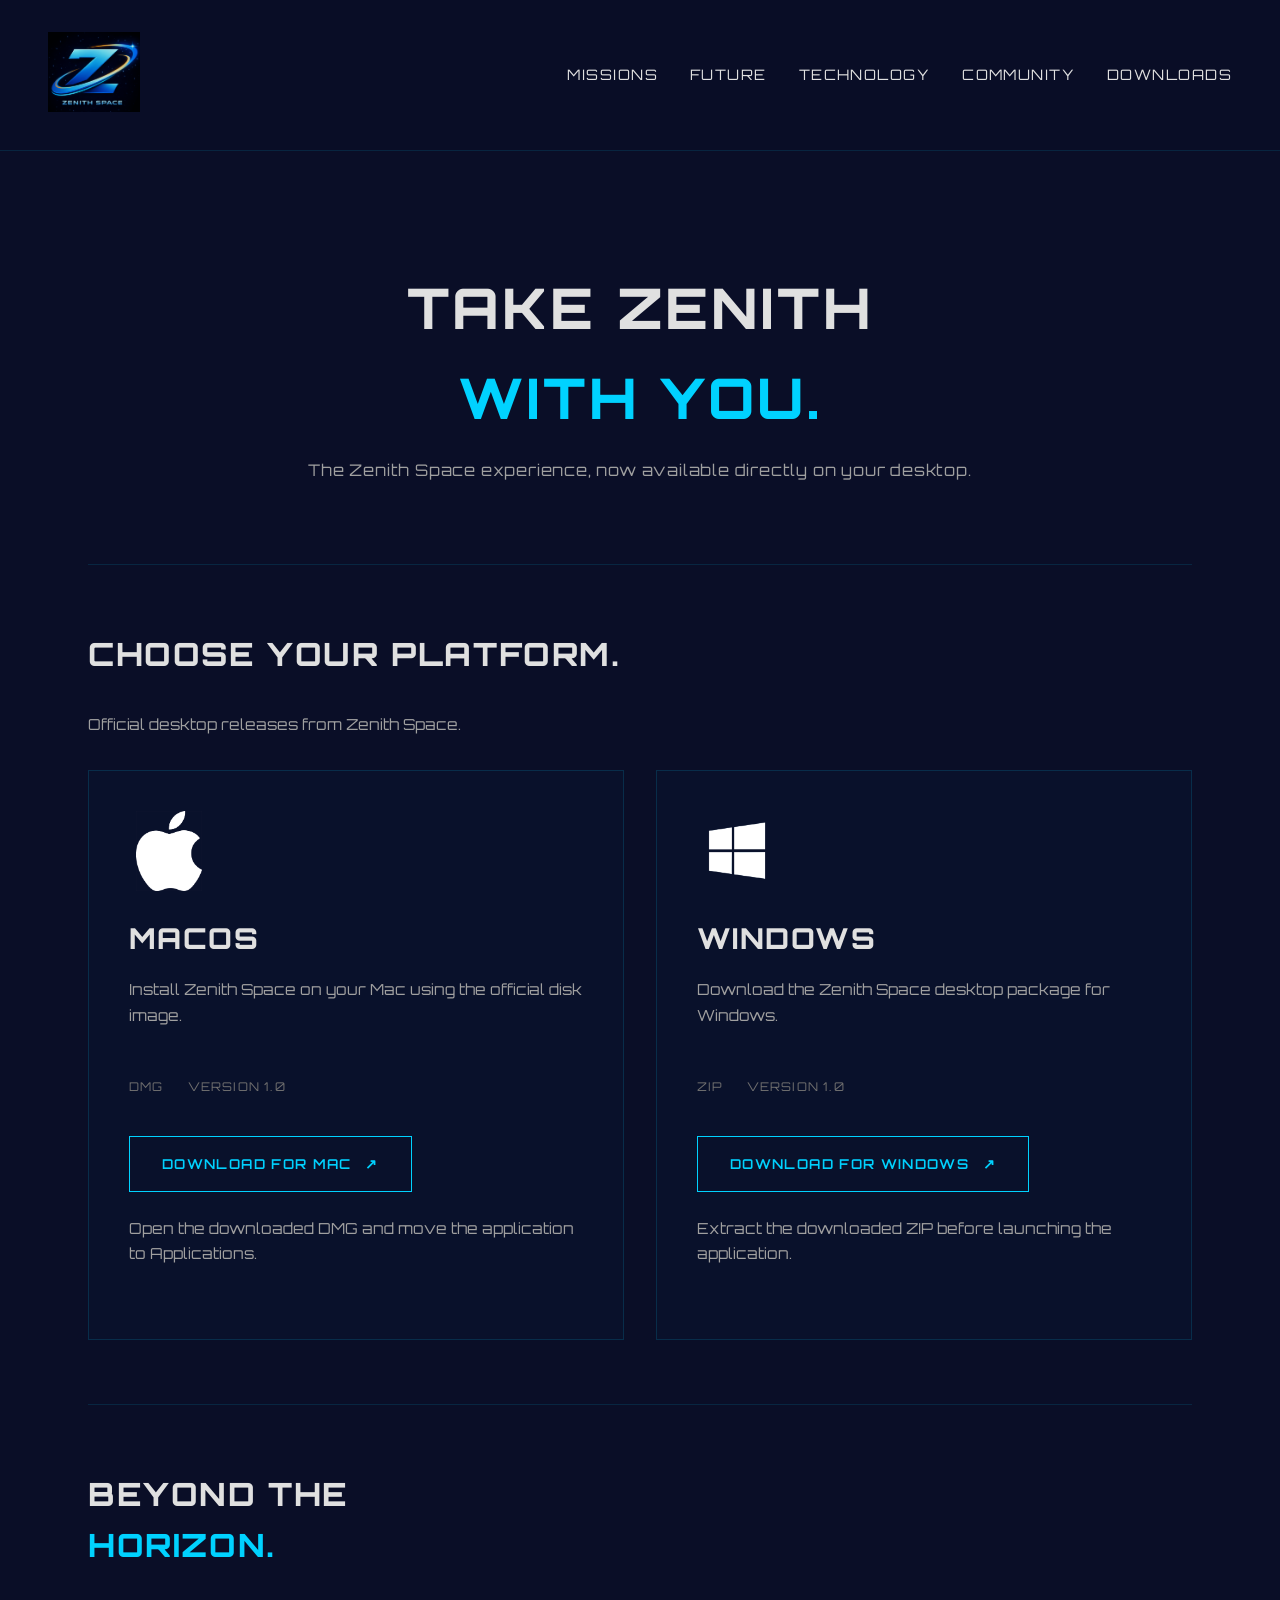
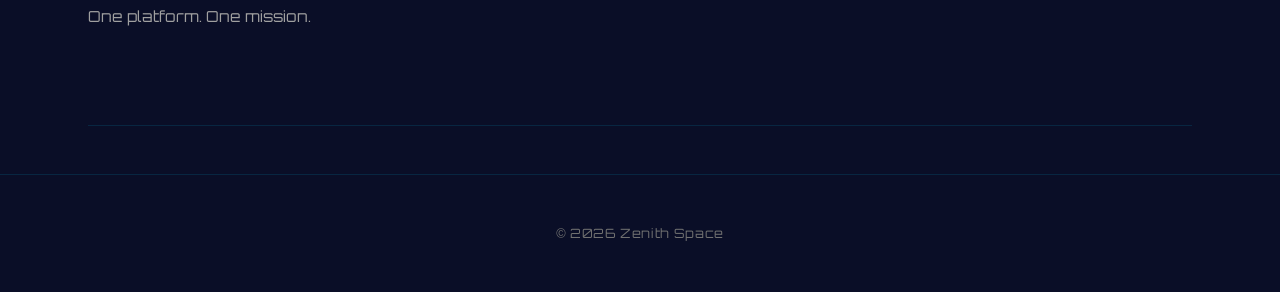
<file: download.html>
<!DOCTYPE html>
<html lang="en">
<head>
    <meta charset="UTF-8">
    <meta name="viewport" content="width=device-width, initial-scale=1.0">
    <title>Downloads</title>
    <meta name="description" content="Download the Zenith Space desktop application for macOS and Windows.">
    <link rel="icon" type="image/png" href="images/favicon2.png">
    <link href="https://fonts.googleapis.com/css2?family=Orbitron:wght@400;600;800&display=swap" rel="stylesheet">
    
    <style>
        * {
            margin: 0;
            padding: 0;
            box-sizing: border-box;
        }

        body {
            background-color: #0a0e27;
            color: #e0e0e0;
            font-family: 'Orbitron', sans-serif;
            line-height: 1.6;
            overflow-x: hidden;
            opacity: 0;
            animation: fadeIn 0.5s ease-in-out forwards;
        }

        @keyframes fadeIn {
            from {
                opacity: 0;
            }
            to {
                opacity: 1;
            }
        }

        /* HEADER / NAV */
        nav {
            display: flex;
            justify-content: space-between;
            align-items: center;
            padding: 2rem 3rem;
            border-bottom: 1px solid rgba(0, 210, 255, 0.12);
            background-color: rgba(10, 14, 39, 0.98);
            backdrop-filter: blur(10px);
            position: sticky;
            top: 0;
            z-index: 100;
        }

        .logo {
            height: 5.0rem;
            opacity: 0.9;
            transition: opacity 0.3s ease;
        }

        .logo:hover {
            opacity: 1;
        }

        nav ul {
            display: flex;
            list-style: none;
            gap: 2rem;
        }

        nav a {
            color: #e0e0e0;
            text-decoration: none;
            font-size: 0.9rem;
            letter-spacing: 0.1em;
            text-transform: uppercase;
            transition: color 0.3s ease;
            font-family: 'Orbitron', sans-serif;
        }

        nav a:hover {
            color: rgba(0, 210, 255, 1);
        }

        /* MAIN CONTENT */
        main {
            max-width: 1200px;
            margin: 0 auto;
            padding: 3rem;
        }

        /* HERO SECTION */
        .hero {
            text-align: center;
            padding: 4rem 0;
            border-bottom: 1px solid rgba(0, 210, 255, 0.12);
        }

        .hero h1 {
            font-family: 'Orbitron', sans-serif;
            font-size: 3.5rem;
            font-weight: 800;
            margin-bottom: 1rem;
            letter-spacing: 0.05em;
            text-transform: uppercase;
        }

        .hero h1 span {
            color: rgba(0, 210, 255, 1);
        }

        .hero p {
            color: #a0a0a0;
            font-size: 1rem;
            letter-spacing: 0.05em;
            margin-bottom: 1rem;
        }

        /* SECTION */
        .section {
            padding: 4rem 0;
            border-bottom: 1px solid rgba(0, 210, 255, 0.12);
        }

        .section h2 {
            font-family: 'Orbitron', sans-serif;
            font-size: 2rem;
            font-weight: 800;
            margin-bottom: 2rem;
            letter-spacing: 0.05em;
            text-transform: uppercase;
        }

        .section p {
            color: #a0a0a0;
            font-size: 0.95rem;
            line-height: 1.7;
            margin-bottom: 2rem;
            max-width: 900px;
        }

        /* PLATFORM GRID */
        .platform-grid {
            display: grid;
            grid-template-columns: 1fr 1fr;
            gap: 2rem;
        }

        .platform-card {
            border: 1px solid rgba(0, 210, 255, 0.15);
            padding: 2.5rem;
            background-color: rgba(0, 210, 255, 0.02);
            transition: all 0.3s ease;
            display: flex;
            flex-direction: column;
        }

        .platform-card:hover {
            border-color: rgba(0, 210, 255, 0.4);
            background-color: rgba(0, 210, 255, 0.06);
            box-shadow: 0 0 20px rgba(0, 210, 255, 0.08);
        }

        .platform-icon {
            width: 5rem;
            height: 5rem;
            margin-bottom: 1.5rem;
            display: flex;
            align-items: center;
            justify-content: center;
        }

        .platform-icon img {
            width: 100%;
            height: 100%;
            object-fit: contain;
        }

        .platform-card h3 {
            font-family: 'Orbitron', sans-serif;
            font-size: 1.8rem;
            font-weight: 800;
            margin-bottom: 1rem;
            letter-spacing: 0.05em;
            text-transform: uppercase;
        }

        .card-description {
            color: #a0a0a0;
            font-size: 0.9rem;
            margin-bottom: 1.5rem;
            line-height: 1.6;
            flex-grow: 1;
        }

        .metadata {
            display: flex;
            gap: 1.5rem;
            margin: 1rem 0;
            font-size: 0.75rem;
            color: #707070;
            letter-spacing: 0.1em;
            text-transform: uppercase;
        }

        .download-link {
            display: inline-block;
            color: rgba(0, 210, 255, 1);
            text-decoration: none;
            border: 1px solid rgba(0, 210, 255, 1);
            padding: 1rem 2rem;
            margin: 1.5rem 0;
            font-size: 0.85rem;
            letter-spacing: 0.1em;
            text-transform: uppercase;
            transition: all 0.3s ease;
            font-weight: 600;
            cursor: pointer;
            background-color: transparent;
            align-self: flex-start;
            font-family: 'Orbitron', sans-serif;
        }

        .download-link:hover {
            background-color: rgba(0, 210, 255, 0.1);
            box-shadow: 0 0 15px rgba(0, 210, 255, 0.2);
        }

        .download-link span {
            margin-left: 0.5rem;
        }

        .install-note {
            color: #707070;
            font-size: 0.8rem;
            line-height: 1.5;
        }

        /* FOOTER */
        footer {
            text-align: center;
            padding: 3rem;
            color: #707070;
            font-size: 0.8rem;
            letter-spacing: 0.05em;
            border-top: 1px solid rgba(0, 210, 255, 0.12);
        }

        /* RESPONSIVE */
        @media (max-width: 768px) {
            nav {
                padding: 1.5rem;
                flex-direction: column;
                gap: 1.5rem;
            }

            nav ul {
                gap: 1rem;
                flex-wrap: wrap;
                justify-content: center;
            }

            main {
                padding: 1.5rem;
            }

            .hero h1 {
                font-size: 2rem;
            }

            .section h2 {
                font-size: 1.5rem;
            }

            .platform-grid {
                grid-template-columns: 1fr;
                gap: 1.5rem;
            }

            .platform-icon {
                width: 4rem;
                height: 4rem;
            }
        }
    </style>
</head>

<body>
    <nav>
        <a href="index.html">
            <img src="images/logo2.png" class="logo">
        </a>
        <ul>
            <li><a href="missions.html">Missions</a></li>
            <li><a href="future.html">Future</a></li>
            <li><a href="technology.html">Technology</a></li>
            <li><a href="investors.html">Community</a></li>
            <li><a href="download.html">Downloads</a></li>
        </ul>
    </nav>

    <main>
        <section class="hero">
            <h1>TAKE ZENITH<br><span>WITH YOU.</span></h1>
            <p>The Zenith Space experience, now available directly on your desktop.</p>
        </section>

        <section class="section">
            <h2>Choose your platform.</h2>
            <p>Official desktop releases from Zenith Space.</p>

            <div class="platform-grid">
                <article class="platform-card">
                    <div class="platform-icon">
                        <img src="images/apple-logo.png" alt="Apple">
                    </div>
                    <h3>macOS</h3>
                    <p class="card-description">
                        Install Zenith Space on your Mac using the official disk image.
                    </p>

                    <div class="metadata">
                        <span>DMG</span>
                        <span>VERSION 1.0</span>
                    </div>

                    <a class="download-link" href="https://github.com/ashiesha2011-code/zenith_space_industries/releases/download/v1.0/Zenithspace_mac_installer.dmg">
                        DOWNLOAD FOR MAC <span>↗</span>
                    </a>

                    <p class="install-note">
                        Open the downloaded DMG and move the application to Applications.
                    </p>
                </article>

                <article class="platform-card">
                    <div class="platform-icon">
                        <img src="images/Windows-logo.png" alt="Windows">
                    </div>
                    <h3>Windows</h3>
                    <p class="card-description">
                        Download the Zenith Space desktop package for Windows.
                    </p>

                    <div class="metadata">
                        <span>ZIP</span>
                        <span>VERSION 1.0</span>
                    </div>

                    <a class="download-link" href="https://github.com/ashiesha2011-code/zenith_space_industries/releases/download/v1.0/Zenith.Space-win32-x64.zip">
                        DOWNLOAD FOR WINDOWS <span>↗</span>
                    </a>

                    <p class="install-note">
                        Extract the downloaded ZIP before launching the application.
                    </p>
                </article>
            </div>
        </section>

        <section class="section">
            <h2>BEYOND THE<br><span style="color: rgba(0, 210, 255, 1);">HORIZON.</span></h2>
            <p>One platform. One mission.</p>
        </section>
    </main>

    <footer>
        <p>© 2026 Zenith Space</p>
    </footer>
</body>
</html>
</file>
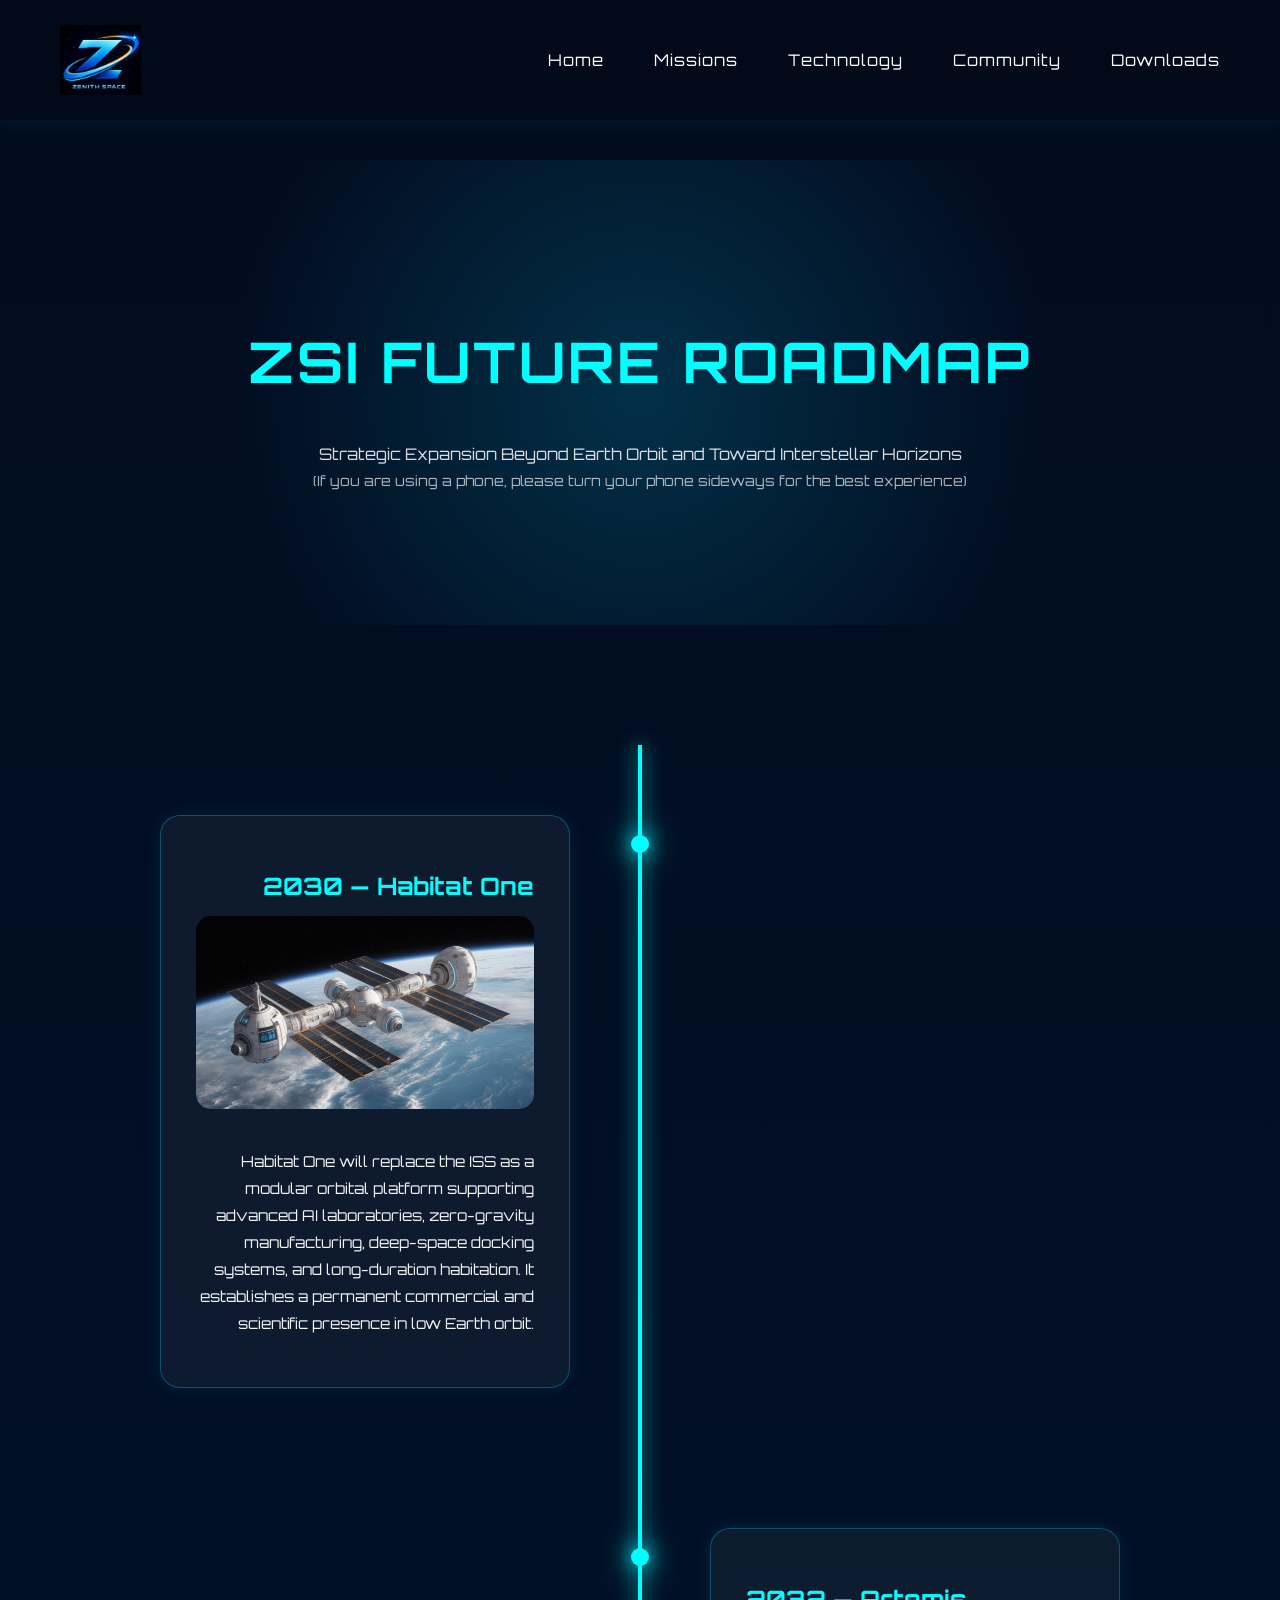
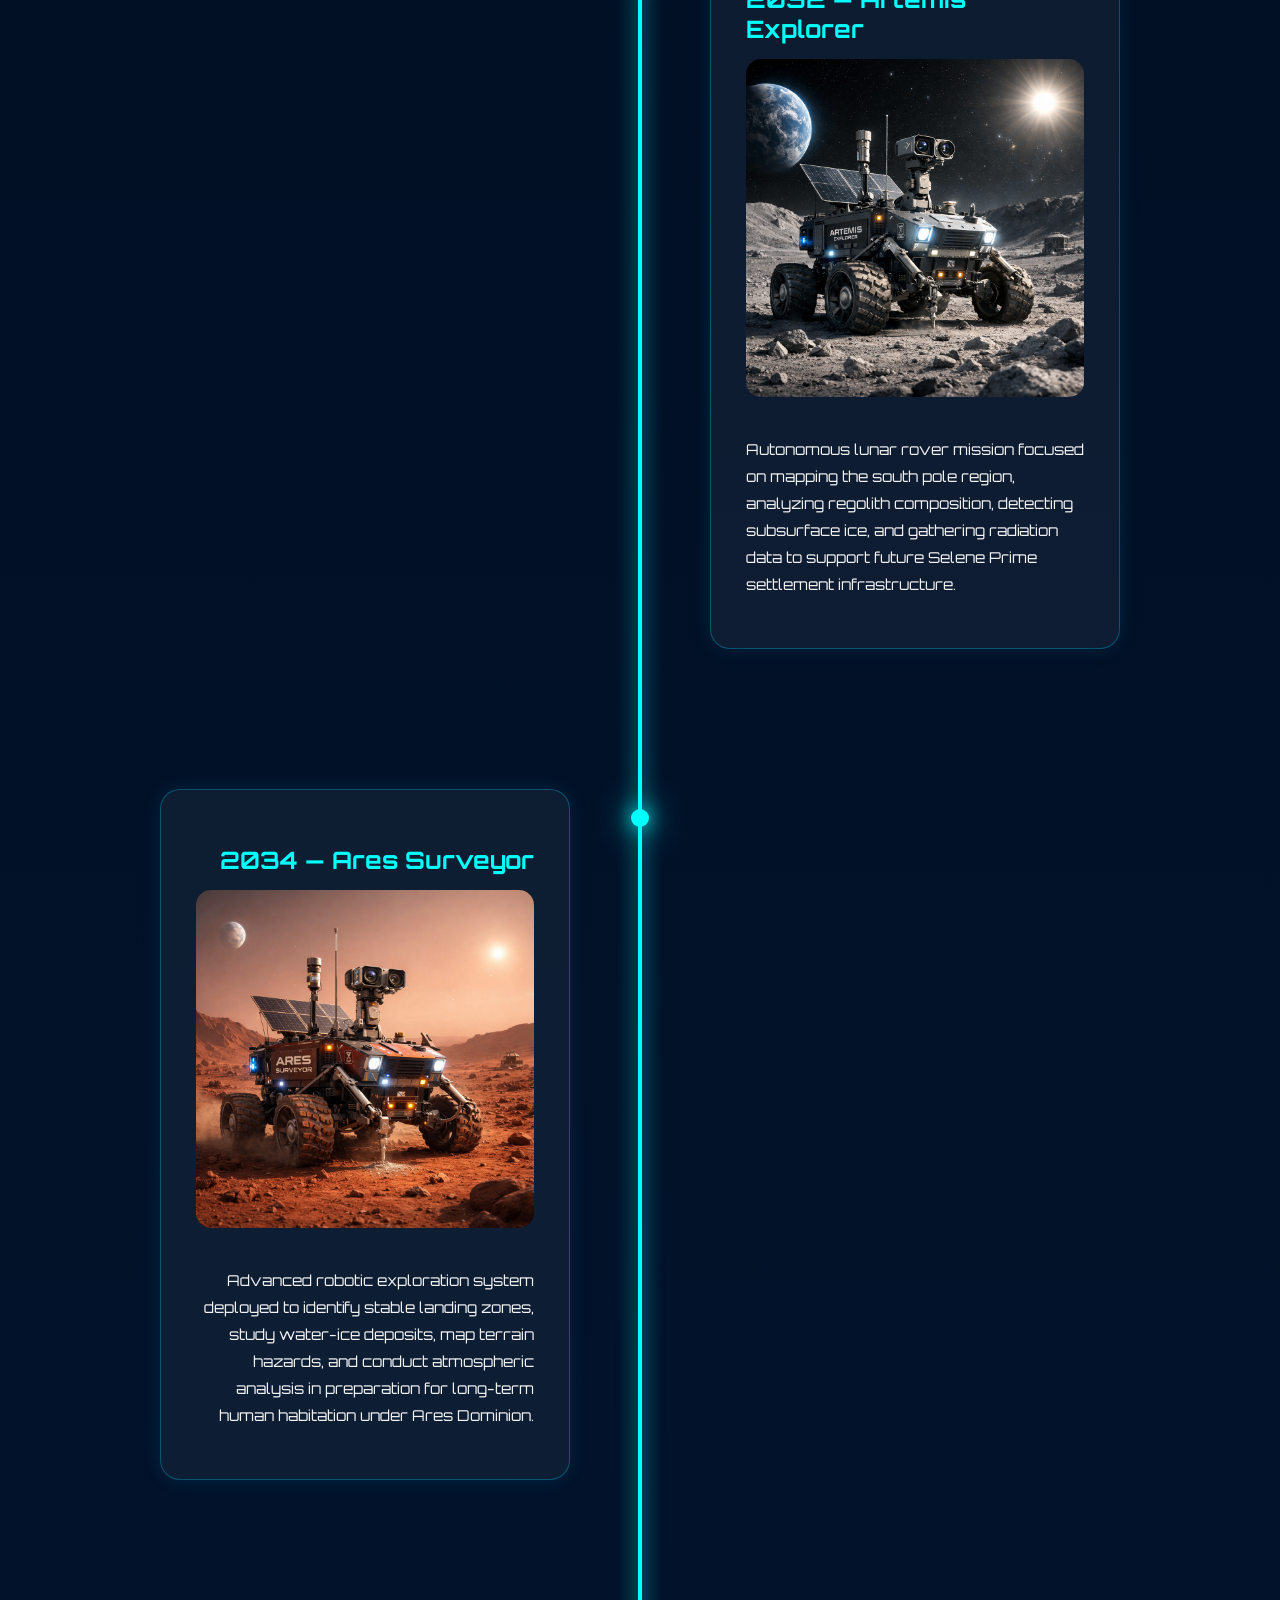
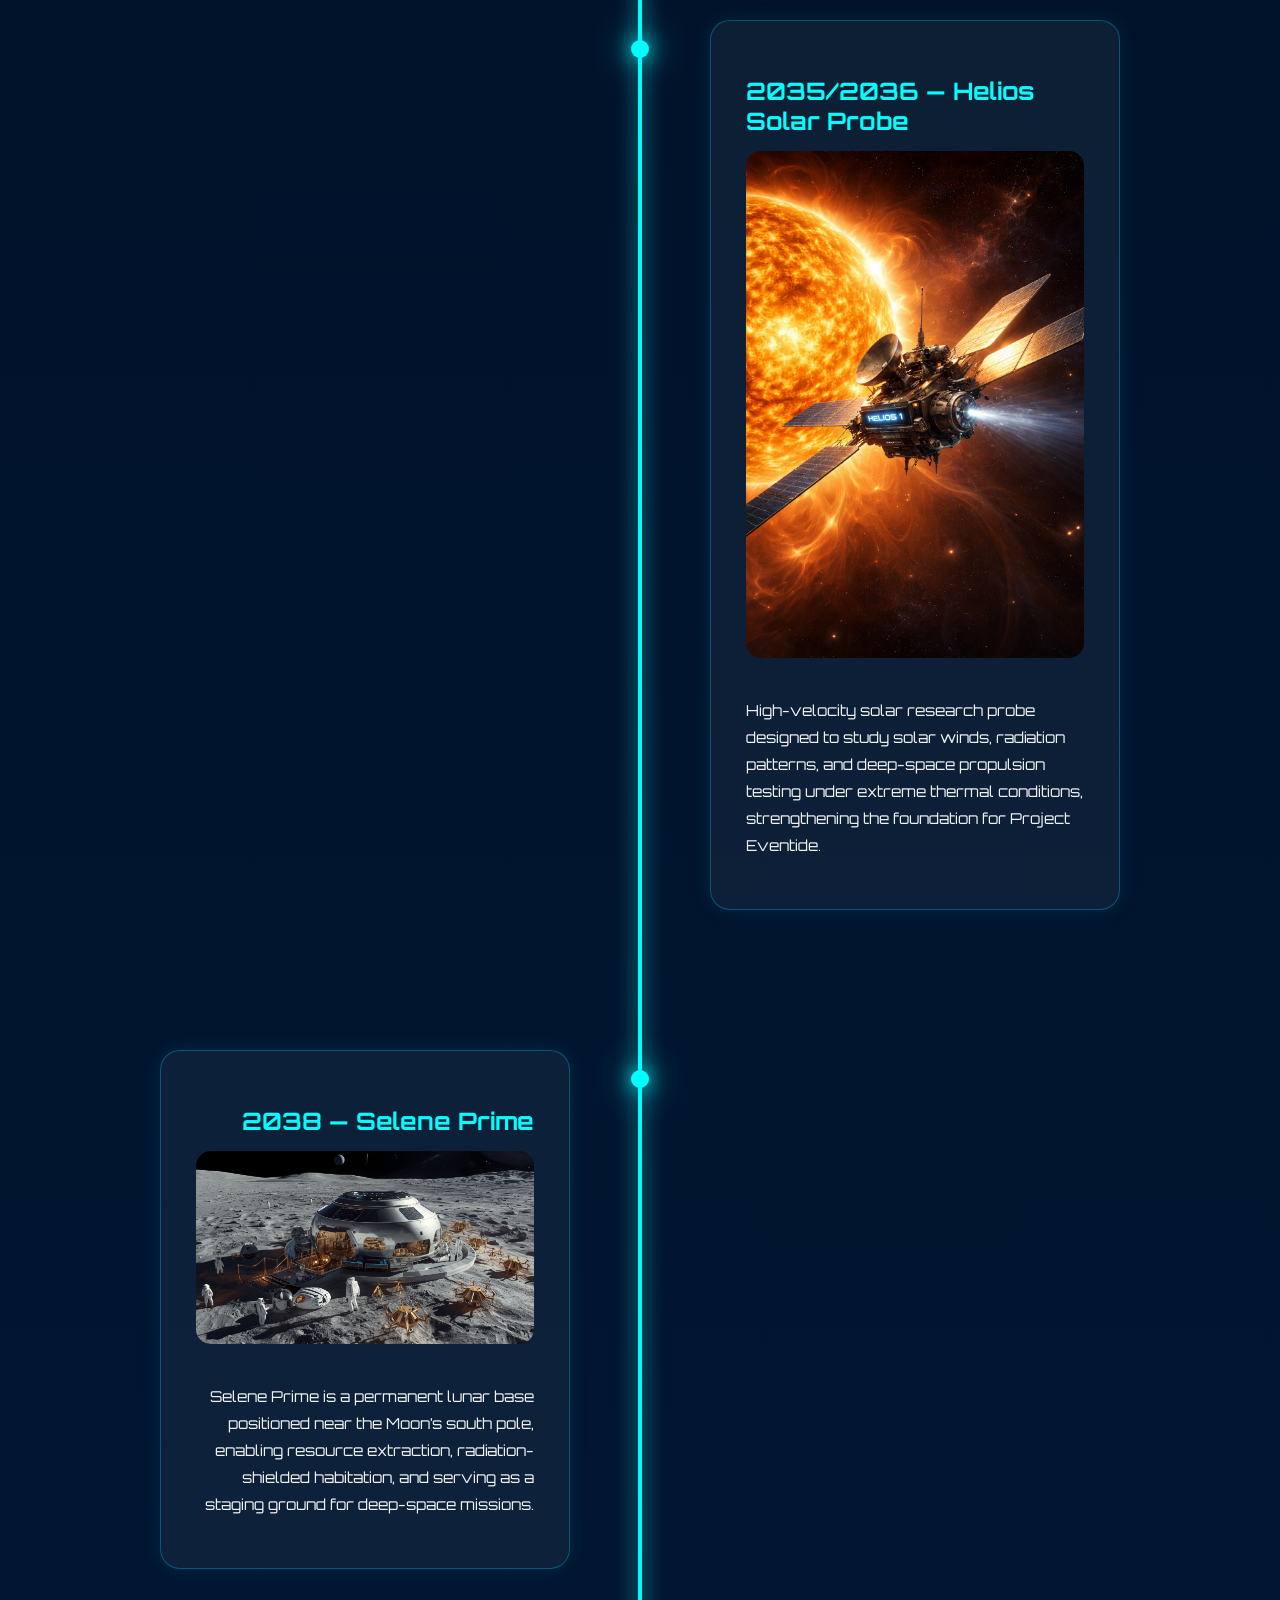
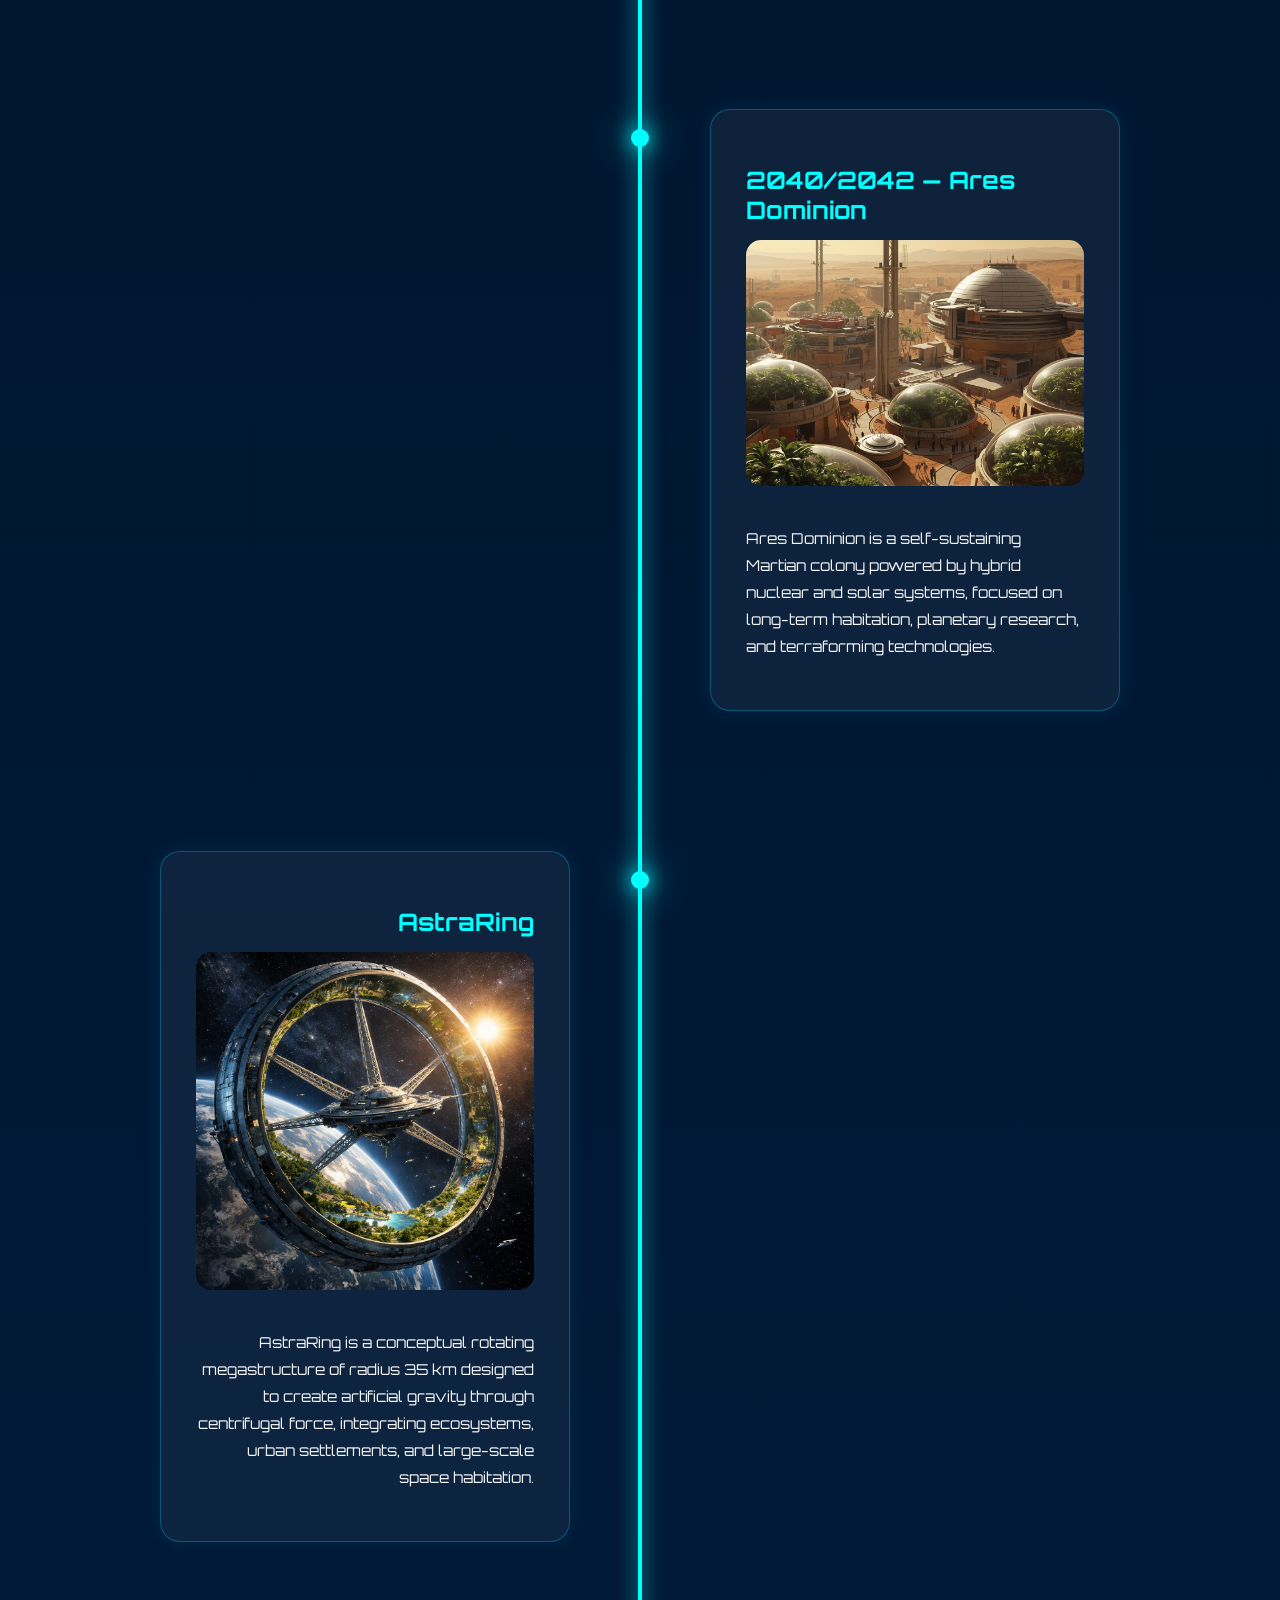
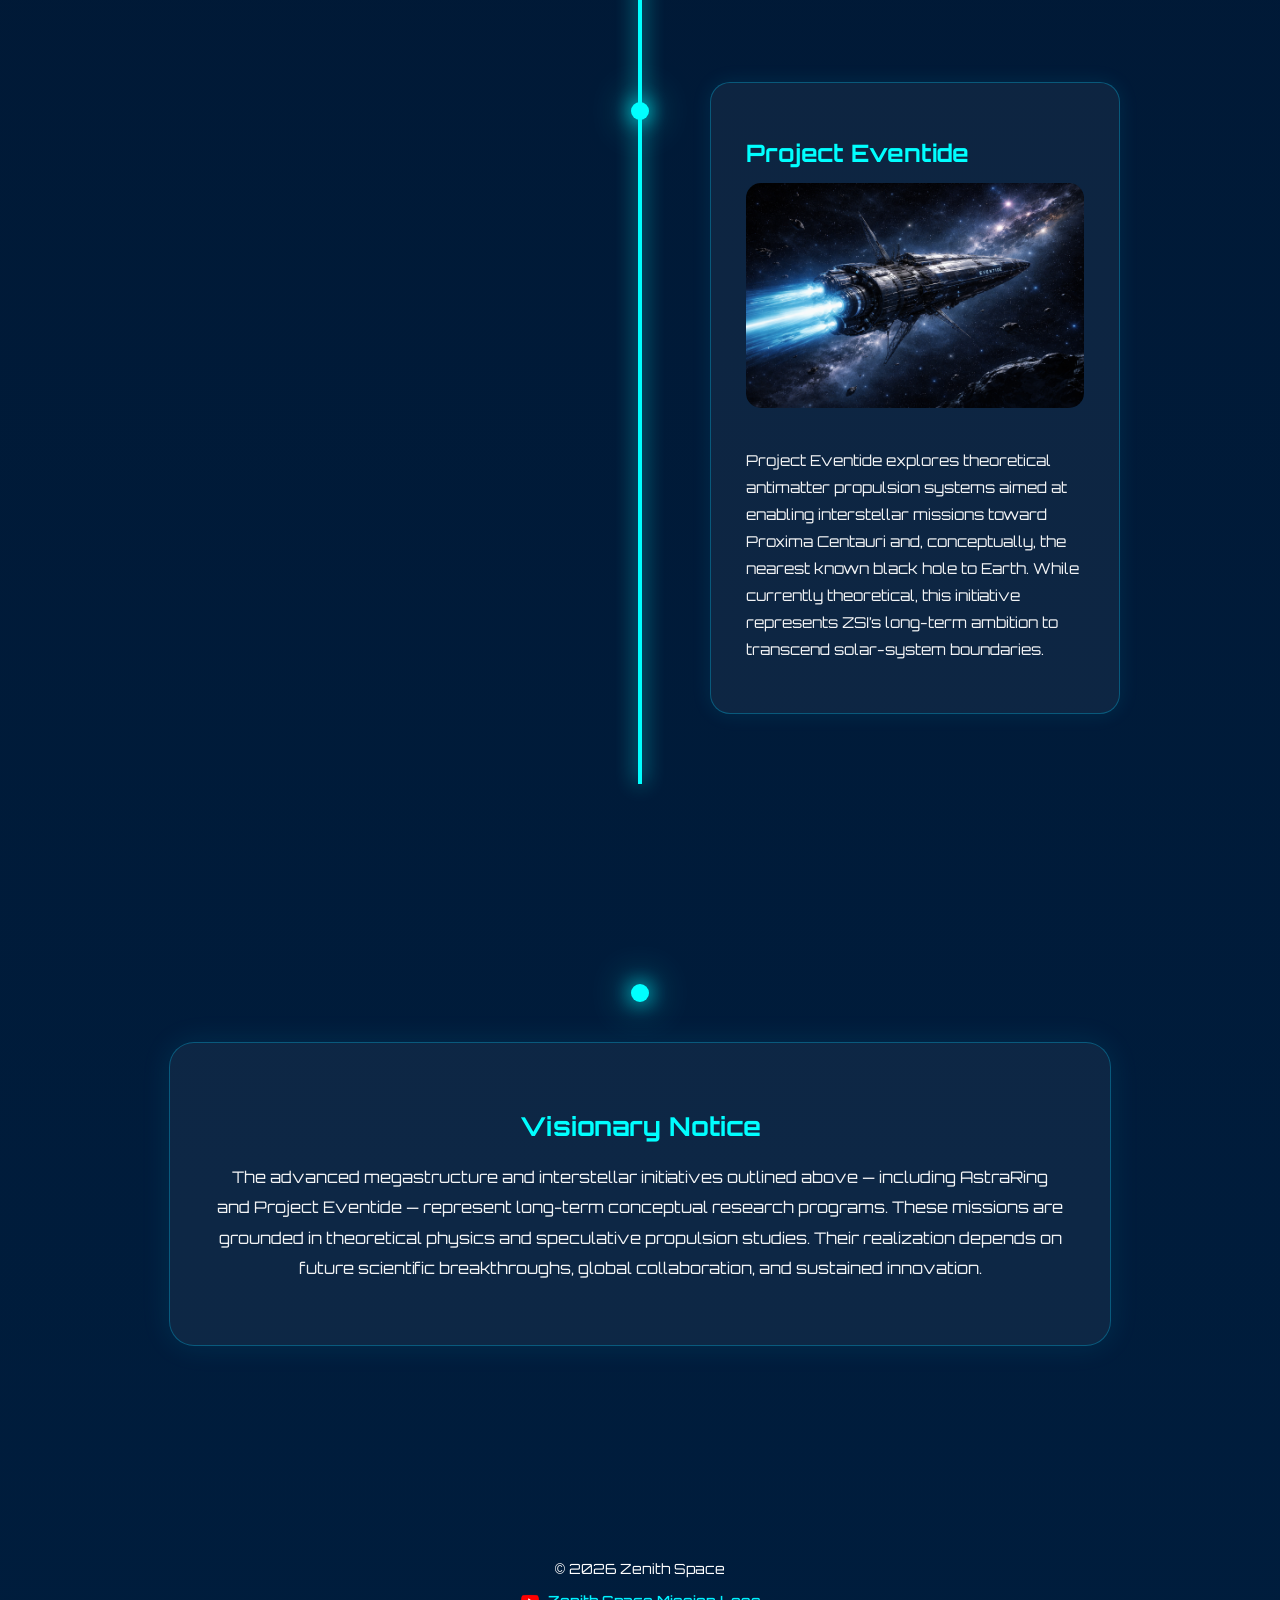
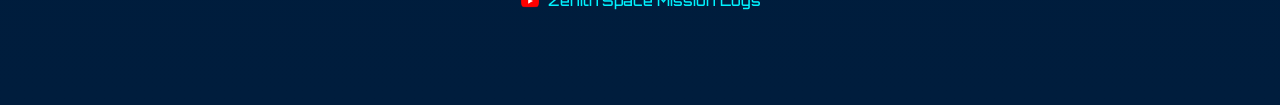
<file: future.html>
<!DOCTYPE html>
<html lang="en">
<head>
<meta charset="UTF-8">
<meta name="viewport" content="width=device-width, initial-scale=1.0">
<title>Zenith Space | Future Roadmap</title>

<link rel="icon" href="images/favicon2.png">
<link href="https://fonts.googleapis.com/css2?family=Orbitron:wght@400;600;800&display=swap" rel="stylesheet">

<style>

body{
margin:0;
font-family:'Orbitron', sans-serif;
background:linear-gradient(to bottom,#020c1f,#001d3d);
color:white;
overflow-x:hidden;
}

/* Scroll Progress Bar */
#progressBar{
position:fixed;
top:0;
left:0;
height:4px;
background:cyan;
width:0%;
z-index:2000;
box-shadow:0 0 15px cyan;
}

/* NAVBAR */
nav{
display:flex;
justify-content:space-between;
align-items:center;
padding:25px 60px;
background:#020a1a;
position:fixed;
top:0;
left:0;
right:0;
z-index:1000;
box-shadow:0 0 20px rgba(0, 210, 255, 0.1);
box-sizing:border-box;
}

nav a.logo-link{
display:flex;
align-items:center;
}

nav img{
height:70px;
transition:0.3s;
}

nav img:hover{
transform:scale(1.05);
}

nav ul{
list-style:none;
display:flex;
gap:50px;
}

nav ul li a{
text-decoration:none;
color:white;
font-size:16px;
letter-spacing:1px;
transition:0.3s;
}

nav ul li a:hover{
color:cyan;
text-shadow:0 0 15px cyan;
}

/* HERO */
.hero{
margin-top:160px;
text-align:center;
padding:120px 20px;
position:relative;
}

.hero h1{
font-size:56px;
letter-spacing:3px;
color:cyan;
}

.hero p{
opacity:0.85;
font-size:16px;
}

.hero::before{
content:'';
position:absolute;
top:0;
left:0;
width:100%;
height:100%;
background:radial-gradient(circle at center, rgba(0, 210, 255, 0.18), transparent 60%);
z-index:-1;
animation:glow 6s infinite alternate ease-in-out;
}

@keyframes glow{
from{transform:scale(1);}
to{transform:scale(1.08);}
}

/* TIMELINE */
.timeline{
position:relative;
max-width:1100px;
margin:120px auto;
padding:0 20px;
}

.timeline::before{
content:'';
position:absolute;
left:50%;
top:0;
width:4px;
height:100%;
background:rgba(0, 210, 255, 0.15);
transform:translateX(-50%);
}

#timelineProgress{
position:absolute;
left:50%;
top:0;
width:4px;
height:0%;
background:cyan;
transform:translateX(-50%);
box-shadow:0 0 20px cyan;
}

.timeline-item{
position:relative;
width:50%;
padding:70px;
box-sizing:border-box;
opacity:0;
transform:translateY(60px);
transition:all 0.8s ease;
}

.timeline-item.show{
opacity:1;
transform:translateY(0);
}

.timeline-item.left{
left:0;
text-align:right;
}

.timeline-item.right{
left:50%;
}

/* Timeline Dots */
.timeline-item::after{
content:'';
position:absolute;
top:90px;
width:18px;
height:18px;
background:rgba(0, 210, 255, 0.25);
border-radius:50%;
box-shadow:0 0 8px rgba(0, 210, 255, 0.3);
transition:all 0.4s ease;
}

.timeline-item.left::after{
right:-9px;
}
.no-dot::after {
  display: none;
}
.timeline-item.right::after{
left:-9px;
}

.timeline-item.active::after{
background:cyan;
box-shadow:0 0 20px cyan, 0 0 40px cyan;
animation:ignite 0.8s ease forwards;
}

@keyframes ignite{
0%{ transform:scale(1); }
50%{ transform:scale(1.6); }
100%{ transform:scale(1); }
}

.card{
background:rgba(255,255,255,0.05);
padding:35px;
border-radius:20px;
border:1px solid rgba(0, 210, 255, 0.3);
box-shadow:0 0 20px rgba(0, 210, 255, 0.1);
transition:0.3s;
}

.card:hover{
transform:translateY(-8px);
box-shadow:0 0 40px cyan;
}

.card img{
width:100%;
border-radius:15px;
margin-bottom:20px;
}

.card h2{
color:cyan;
font-size:24px;
margin-bottom:15px;
}

.card p{
font-size:15px;
line-height:1.8;
opacity:0.95;
}

footer{
text-align:center;
padding:80px 20px;
opacity:1;
font-size:14px;
}
.timeline-end{
    position:relative;
    text-align:center;
    margin:200px auto 120px auto;
    opacity:0;
    transform:translateY(40px);
    transition:all 0.8s ease;
}

.timeline-end.show{
    opacity:1;
    transform:translateY(0);
}

.end-dot{
    width:18px;
    height:18px;
    background:rgba(0, 210, 255, 0.3);
    border-radius:50%;
    margin:0 auto 40px auto;
    box-shadow:0 0 8px rgba(0, 210, 255, 0.4);
    transition:all 0.5s ease;
}

.end-dot.active{
    background:cyan;
    box-shadow:0 0 20px cyan, 0 0 40px cyan;
}

.end-card{
    max-width:850px;
    margin:0 auto;
    padding:45px;
    background:rgba(255,255,255,0.05);
    border-radius:25px;
    border:1px solid rgba(0, 210, 255, 0.3);
    box-shadow:0 0 30px rgba(0, 210, 255, 0.1);
}

.end-card h2{
    color:cyan;
    font-size:26px;
    margin-bottom:20px;
}

.end-card p{
    font-size:16px;
    line-height:1.9;
    opacity:0.95;
}
.mobile-note {
  display: block;
  margin-top: 8px;
  font-size: 14px;
  opacity: 0.8;
}
.yt-link {
  margin-top: 10px;
  display: flex;
  justify-content: center;
  align-items: center;
  gap: 8px;
}

.yt-link img {
  width: 20px;
  height: 20px;
}

.yt-link a {
  color: #00f2ff;
  text-decoration: none;
  font-weight: 500;
}

.yt-link a:hover {
  text-decoration: underline;
}
</style>
</head>

<body>

<div id="progressBar"></div>

<nav>
<a href="index.html" class="logo-link">
<img src="images/logo2.png">
</a>
<ul>
<li><a href="index.html">Home</a></li>
<li><a href="missions.html">Missions</a></li>
<li><a href="technology.html">Technology</a></li>
<li><a href="investors.html">Community</a></li>
<li><a href="download.html">Downloads</a></li>
</ul>
</nav>

<section class="hero">
<h1>ZSI FUTURE ROADMAP</h1>
<p>
Strategic Expansion Beyond Earth Orbit and Toward Interstellar Horizons
<br>
<span class="mobile-note">
(If you are using a phone, please turn your phone sideways for the best experience)
</span>
</p>
</section>

<section class="timeline" id="timeline">
<div id="timelineProgress"></div>

<!-- Habitat One -->
<div class="timeline-item left">
<div class="card">
<h2>2030 — Habitat One</h2>
<img src="images/habitat.jpg">
<p>
Habitat One will replace the ISS as a modular orbital platform supporting advanced AI laboratories,
zero-gravity manufacturing, deep-space docking systems, and long-duration habitation. It establishes
a permanent commercial and scientific presence in low Earth orbit.
</p>
</div>
</div>

<!-- NEW MISSIONS START HERE -->

<div class="timeline-item right">
<div class="card">
<h2>2032 — Artemis Explorer</h2>
<img src="images/moonrover.jpg">
<p>
Autonomous lunar rover mission focused on mapping the south pole region,
analyzing regolith composition, detecting subsurface ice, and gathering
radiation data to support future Selene Prime settlement infrastructure.
</p>
</div>
</div>

<div class="timeline-item left">
<div class="card">
<h2>2034 — Ares Surveyor</h2>
<img src="images/marsrover.jpg">
<p>
Advanced robotic exploration system deployed to identify stable landing zones,
study water-ice deposits, map terrain hazards, and conduct atmospheric analysis
in preparation for long-term human habitation under Ares Dominion.
</p>
</div>
</div>

<div class="timeline-item right">
<div class="card">
<h2>2035/2036 — Helios Solar Probe</h2>
<img src="images/heliosprobe.jpg">
<p>
High-velocity solar research probe designed to study solar winds,
radiation patterns, and deep-space propulsion testing under extreme
thermal conditions, strengthening the foundation for Project Eventide.
</p>
</div>
</div>

<!-- EXISTING PROJECTS CONTINUE -->

<div class="timeline-item left">
<div class="card">
<h2>2038 — Selene Prime</h2>
<img src="images/moonbase.jpg">
<p>
Selene Prime is a permanent lunar base positioned near the Moon’s south pole,
enabling resource extraction, radiation-shielded habitation, and serving as
a staging ground for deep-space missions.
</p>
</div>
</div>

<div class="timeline-item right">
<div class="card">
<h2>2040/2042 — Ares Dominion</h2>
<img src="images/marsbase.jpg">
<p>
Ares Dominion is a self-sustaining Martian colony powered by hybrid nuclear and solar systems,
focused on long-term habitation, planetary research, and terraforming technologies.
</p>
</div>
</div>

<div class="timeline-item left">
<div class="card">
<h2>AstraRing</h2>
<img src="images/astraring.jpg">
<p>
AstraRing is a conceptual rotating megastructure of radius 35 km designed to create artificial gravity
through centrifugal force, integrating ecosystems, urban settlements, and large-scale space habitation.
</p>
</div>
</div>

<div class="timeline-item right">
<div class="card">
<h2>Project Eventide</h2>
<img src="images/eventide.jpg">
<p>
Project Eventide explores theoretical antimatter propulsion systems aimed at enabling interstellar
missions toward Proxima Centauri and, conceptually, the nearest known black hole to Earth.
While currently theoretical, this initiative represents ZSI’s long-term ambition to transcend
solar-system boundaries.
</p>
</div>
</section>
<div class="timeline-end" id="timelineEnd">
    <div class="end-dot" id="endDot"></div>

    <div class="end-card" id="endCard">
        <h2>Visionary Notice</h2>
        <p>
            The advanced megastructure and interstellar initiatives outlined above —
            including AstraRing and Project Eventide — represent long-term conceptual
            research programs. These missions are grounded in theoretical physics
            and speculative propulsion studies. Their realization depends on future
            scientific breakthroughs, global collaboration, and sustained innovation.
        </p>
    </div>
</div>
<footer>
  <p>© 2026 Zenith Space</p>

  <p class="yt-link">
    <img src="images/youtube-icon.png" alt="YouTube">
    <a href="https://youtube.com/@ieshadogra8659" target="_blank">
      Zenith Space Mission Logs
    </a>
  </p>

</footer>

<script>
const items = document.querySelectorAll('.timeline-item');
const timeline = document.getElementById('timeline');
const timelineProgress = document.getElementById('timelineProgress');
const progressBar = document.getElementById("progressBar");
const endSection = document.getElementById("timelineEnd");
const endDot = document.getElementById("endDot");

let maxTimelineProgress = 0;

window.addEventListener('scroll', () => {

  // Top scroll progress bar (leave this unchanged)
  let winScroll = document.documentElement.scrollTop || document.body.scrollTop;
  let height = document.documentElement.scrollHeight - document.documentElement.clientHeight;
  let scrolled = (winScroll / height) * 100;
  progressBar.style.width = scrolled + "%";

  // ===== CENTER BASED TIMELINE =====

  const timelineRect = timeline.getBoundingClientRect();
  const windowCenter = window.innerHeight / 2;

  let progress;

  if (timelineRect.top > windowCenter) {
      progress = 0;
  } 
  else if (timelineRect.bottom < windowCenter) {
      progress = 100;
  } 
  else {
      const totalHeight = timeline.offsetHeight;
      const distance = windowCenter - timelineRect.top;
      progress = (distance / totalHeight) * 100;
  }

  if (progress > maxTimelineProgress) {
      maxTimelineProgress = progress;
  }

  timelineProgress.style.height = maxTimelineProgress + "%";

  // ===== DOT + CARD ACTIVATION =====

  items.forEach(item => {

    const dotOffset = item.offsetTop + 90; // 90 = your dot vertical position
    const lineHeightPixels = (maxTimelineProgress / 100) * timeline.offsetHeight;

    if (lineHeightPixels >= dotOffset) {
        item.classList.add('active');
        item.classList.add('show');
    }

});

  // ===== FINAL NOTICE =====

  if (maxTimelineProgress >= 99) {
      endSection.classList.add("show");
      endDot.classList.add("active");
  }

});
</script>

</body>
</html>
</file>
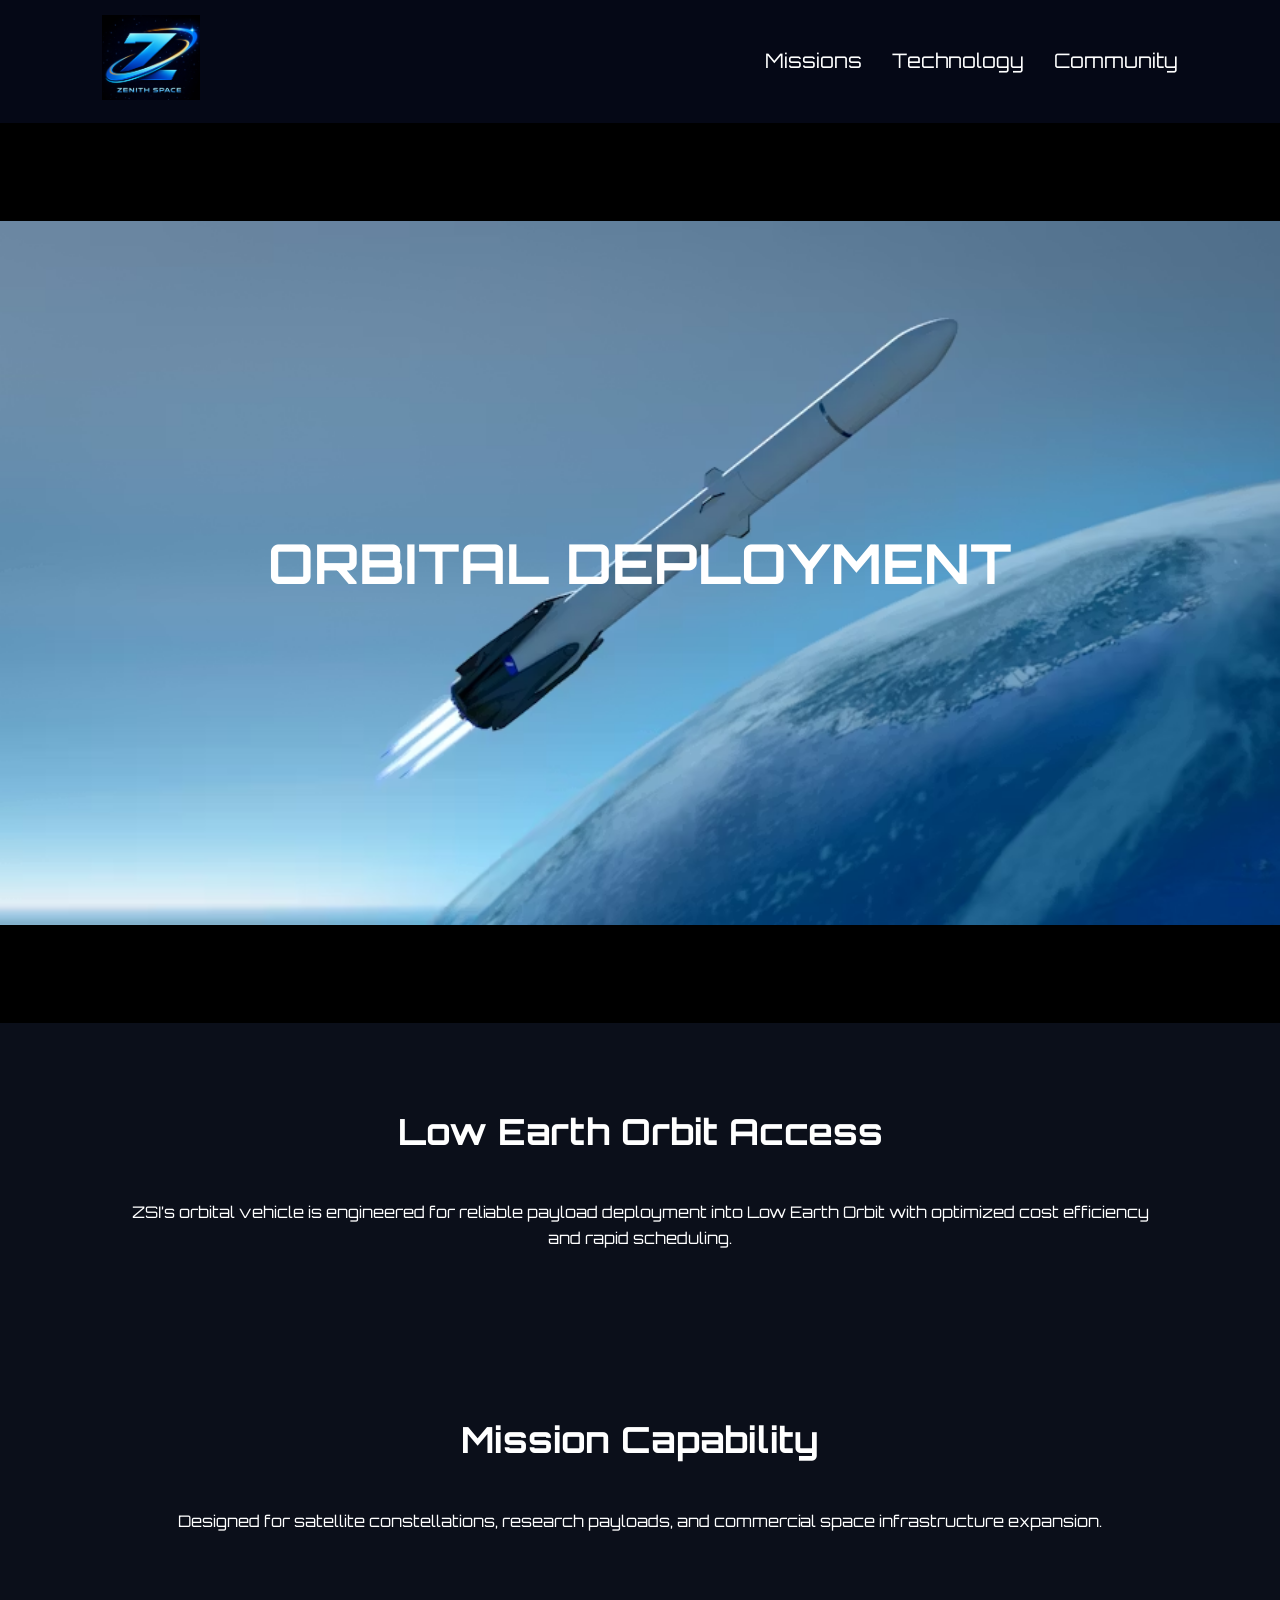
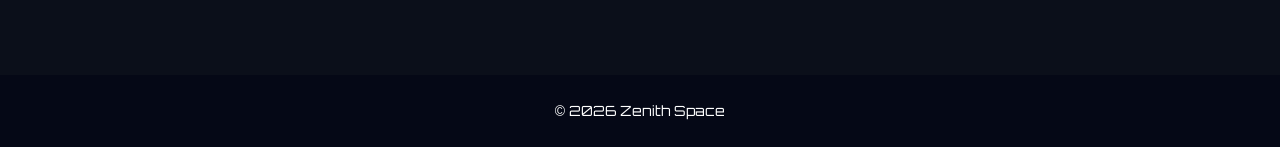
<file: mission-orbital.html>
<!DOCTYPE html>
<html>
<head>
<meta charset="UTF-8">
<meta name="viewport" content="width=device-width, initial-scale=1.0">
<title>Orbital Deployment | ZSI</title>
<link rel="icon" type="image/png" href="images/favicon2.png">
<link href="https://fonts.googleapis.com/css2?family=Orbitron:wght@400;600;800&display=swap" rel="stylesheet">
<link rel="stylesheet" href="style.css">
</head>

<body>

<nav>
<a href="index.html">
<img src="images/logo2.png" class="logo">
</a>
<ul>
<li><a href="missions.html">Missions</a></li>
<li><a href="technology.html">Technology</a></li>
<li><a href="investors.html">Community</a></li>
</ul>
</nav>

<section class="hero small-hero fade-in" style="background-image:url('images/mission-orbital.jpg')">
<div class="overlay">
<h1>ORBITAL DEPLOYMENT</h1>
</div>
</section>

<section class="section fade-in">
<h2>Low Earth Orbit Access</h2>
<p>
ZSI’s orbital vehicle is engineered for reliable payload deployment into
Low Earth Orbit with optimized cost efficiency and rapid scheduling.
</p>
</section>

<section class="section fade-in">
<h2>Mission Capability</h2>
<p>
Designed for satellite constellations, research payloads, and commercial
space infrastructure expansion.
</p>
</section>

<footer>
<p>© 2026 Zenith Space</p>
</footer>

<script src="script.js"></script>
</body>
</html>
</file>
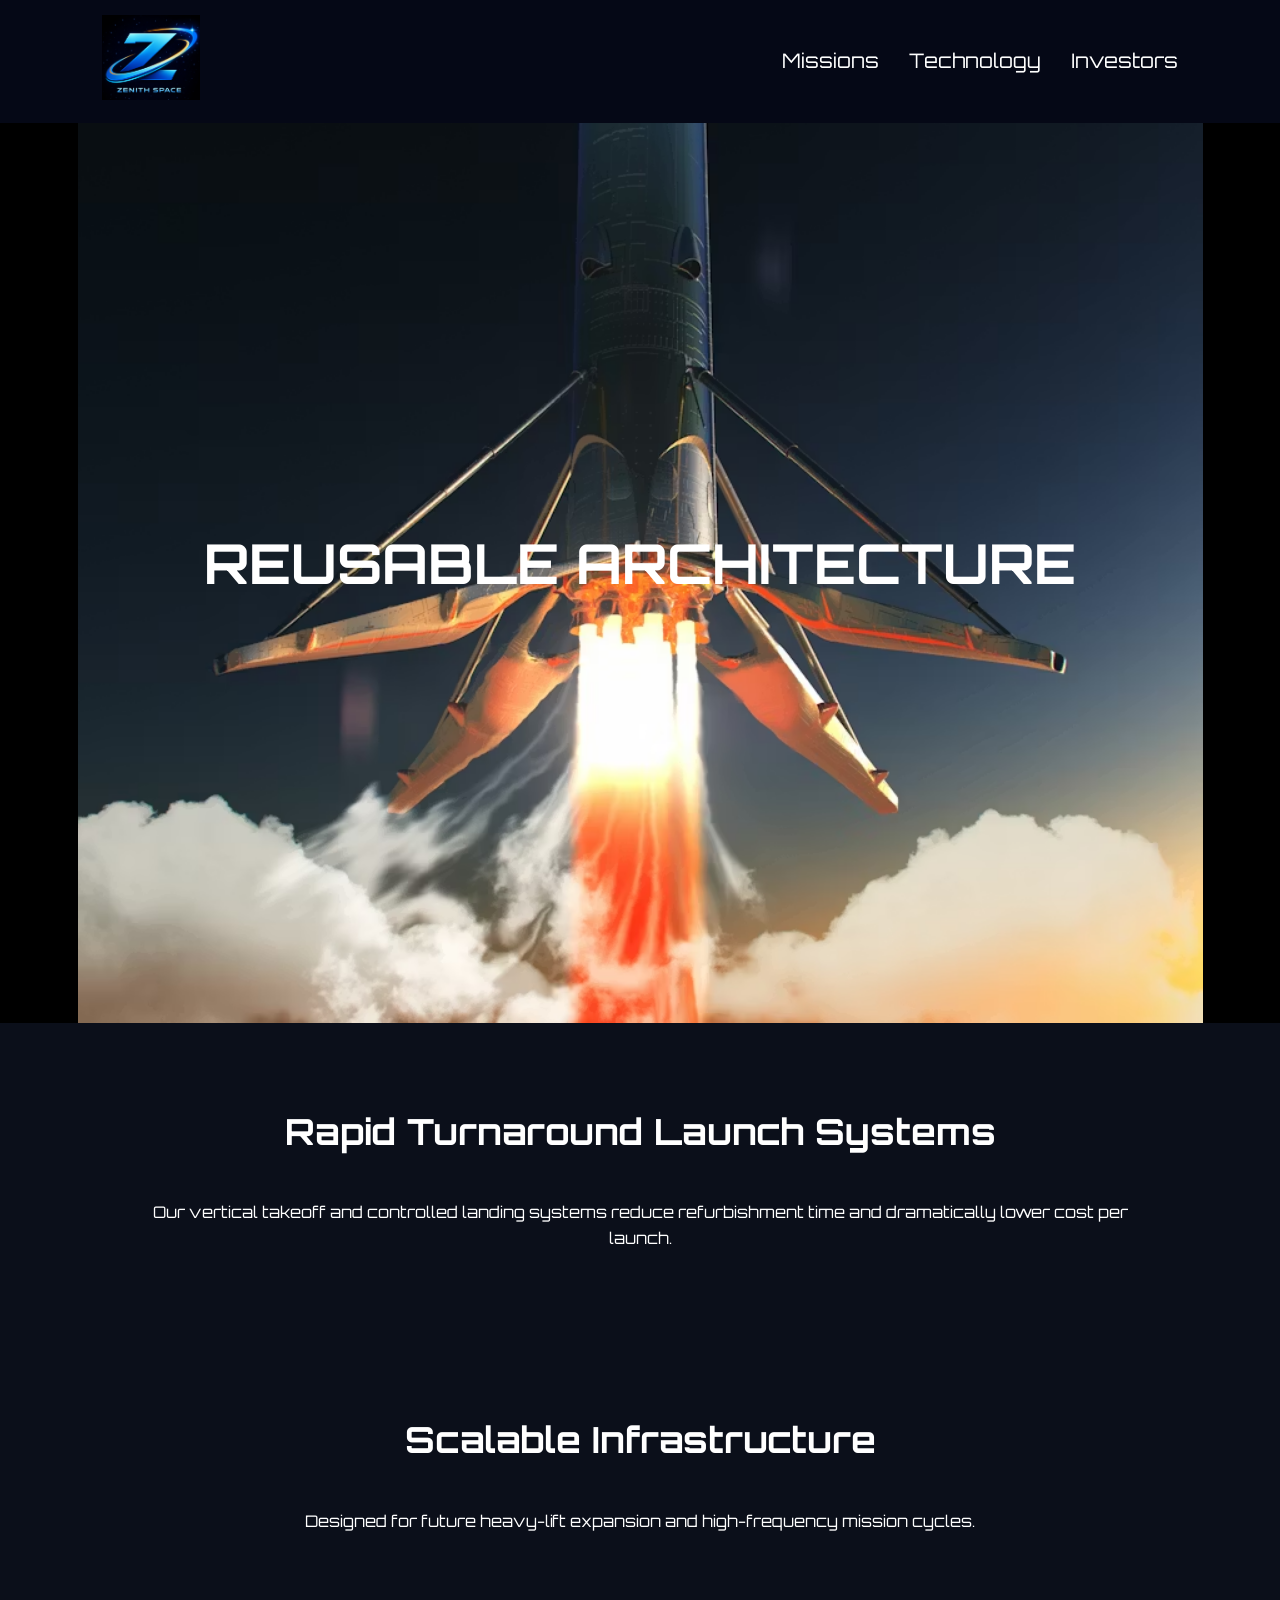
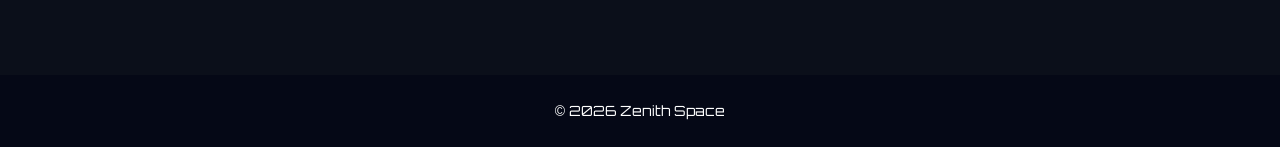
<file: mission-reusable.html>
<!DOCTYPE html>
<!DOCTYPE html>
<html>
<head>
<meta charset="UTF-8">
<meta name="viewport" content="width=device-width, initial-scale=1.0">
<title>Reusable Systems | ZSI</title>
<link rel="icon" type="image/png" href="images/favicon2.png">
<link href="https://fonts.googleapis.com/css2?family=Orbitron:wght@400;600;800&display=swap" rel="stylesheet">
<link rel="stylesheet" href="style.css">
</head>
<body>

<nav>
<a href="index.html">
<img src="images/logo2.png" class="logo">
</a>
<ul>
<li><a href="missions.html">Missions</a></li>
<li><a href="technology.html">Technology</a></li>
<li><a href="investors.html">Investors</a></li>
</ul>
</nav>

<section class="hero small-hero fade-in" style="background-image:url('images/mission-reusable.jpg')">
<div class="overlay">
<h1>REUSABLE ARCHITECTURE</h1>
</div>
</section>

<section class="section fade-in">
<h2>Rapid Turnaround Launch Systems</h2>
<p>
Our vertical takeoff and controlled landing systems reduce refurbishment
time and dramatically lower cost per launch.
</p>
</section>

<section class="section fade-in">
<h2>Scalable Infrastructure</h2>
<p>
Designed for future heavy-lift expansion and high-frequency mission cycles.
</p>
</section>

<footer>
<p>© 2026 Zenith Space</p>
</footer>

<script src="script.js"></script>
</body>
</html>
</file>
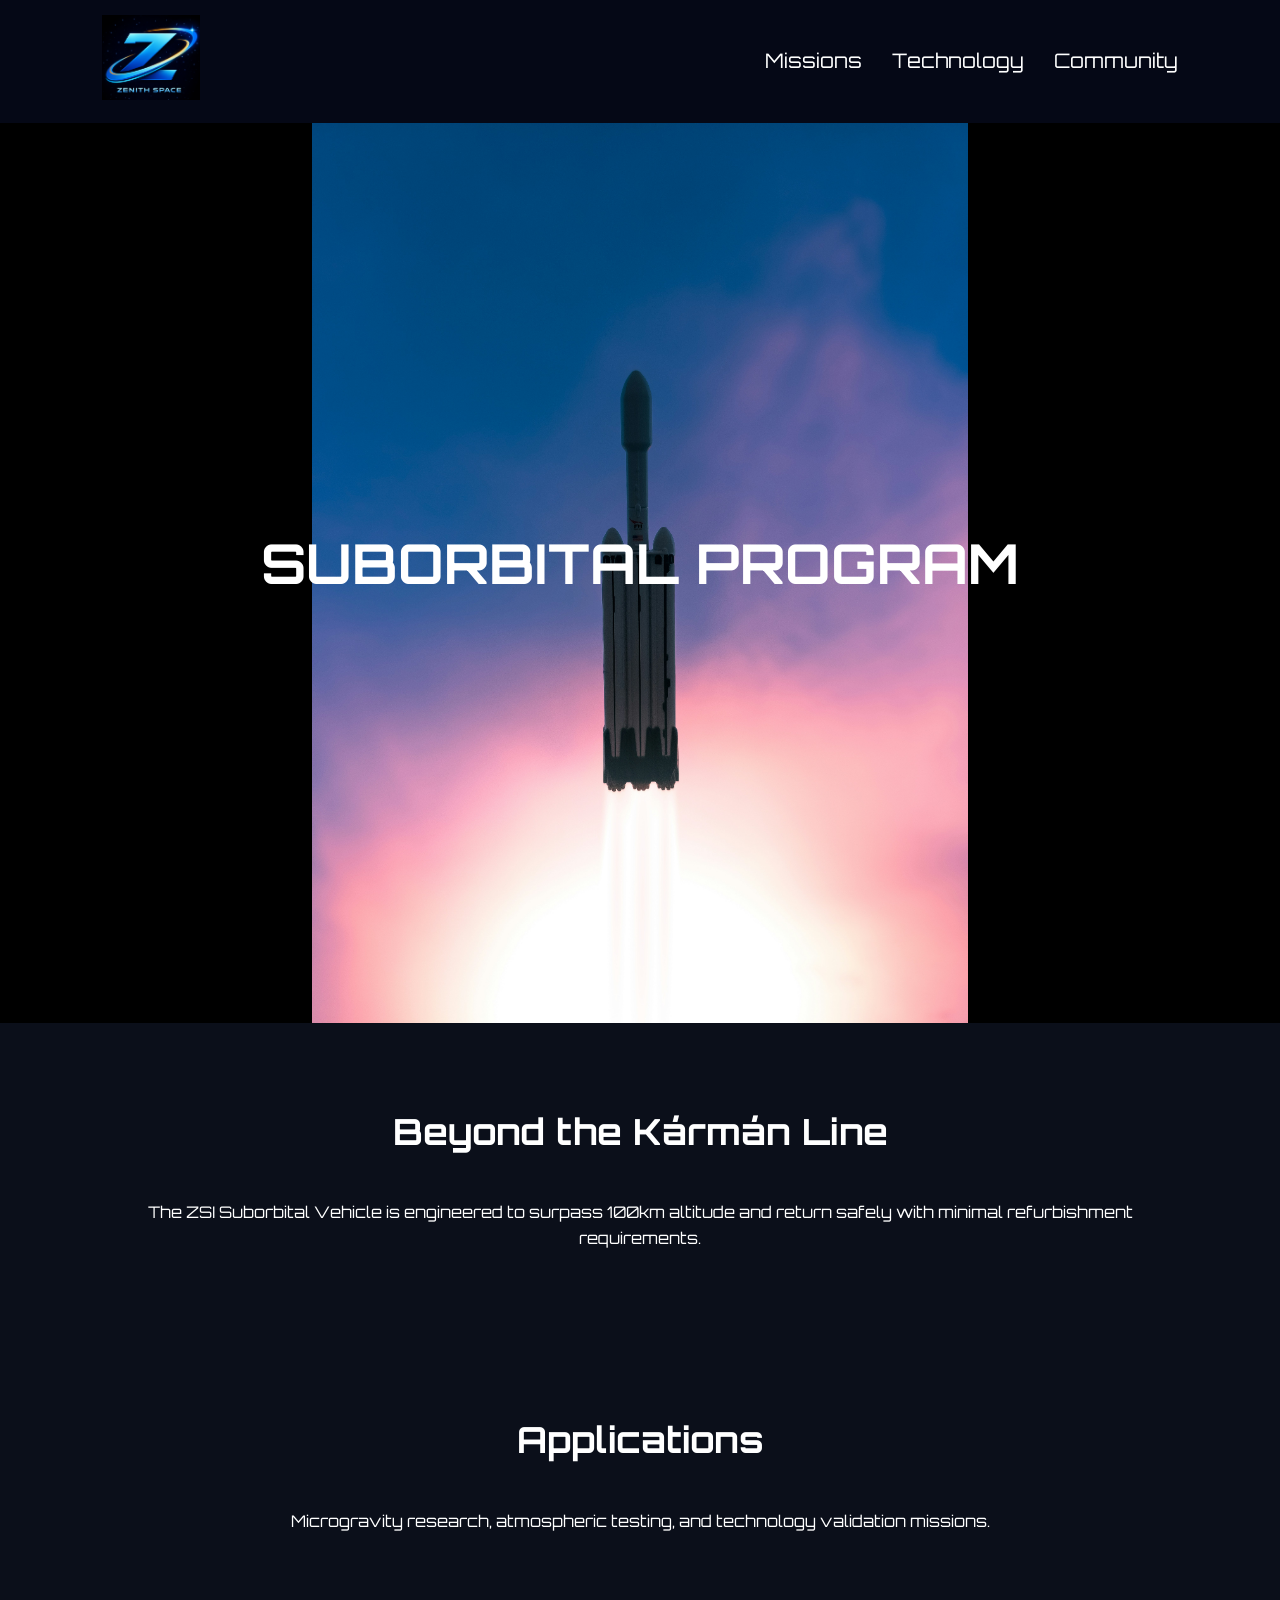
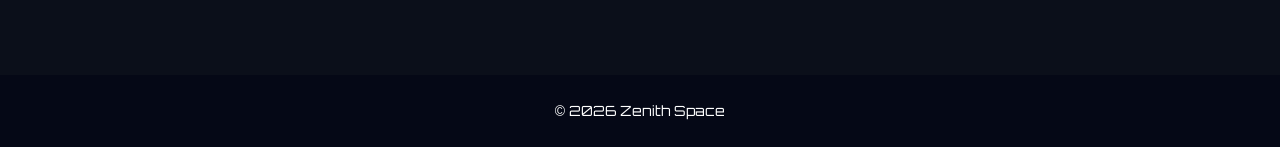
<file: mission-suborbital.html>
<!DOCTYPE html>
<html>
<head>
<meta charset="UTF-8">
<meta name="viewport" content="width=device-width, initial-scale=1.0">
<title>Suborbital Program | ZSI</title>
<link rel="icon" type="image/png" href="images/favicon2.png">
<link href="https://fonts.googleapis.com/css2?family=Orbitron:wght@400;600;800&display=swap" rel="stylesheet">
<link rel="stylesheet" href="style.css">
</head>

<body>

<nav>
<a href="index.html">
<img src="images/logo2.png" class="logo">
</a>
<ul>
<li><a href="missions.html">Missions</a></li>
<li><a href="technology.html">Technology</a></li>
<li><a href="investors.html">Community</a></li>
</ul>
</nav>

<section class="hero small-hero fade-in" style="background-image:url('images/suborbital.jpg')">
<div class="overlay">
<h1>SUBORBITAL PROGRAM</h1>
</div>
</section>

<section class="section fade-in">
<h2>Beyond the Kármán Line</h2>
<p>
The ZSI Suborbital Vehicle is engineered to surpass 100km altitude and
return safely with minimal refurbishment requirements.
</p>
</section>

<section class="section fade-in">
<h2>Applications</h2>
<p>
Microgravity research, atmospheric testing, and technology validation missions.
</p>
</section>

<footer>
<p>© 2026 Zenith Space</p>
</footer>

<script src="script.js"></script>
</body>
</html>
</file>
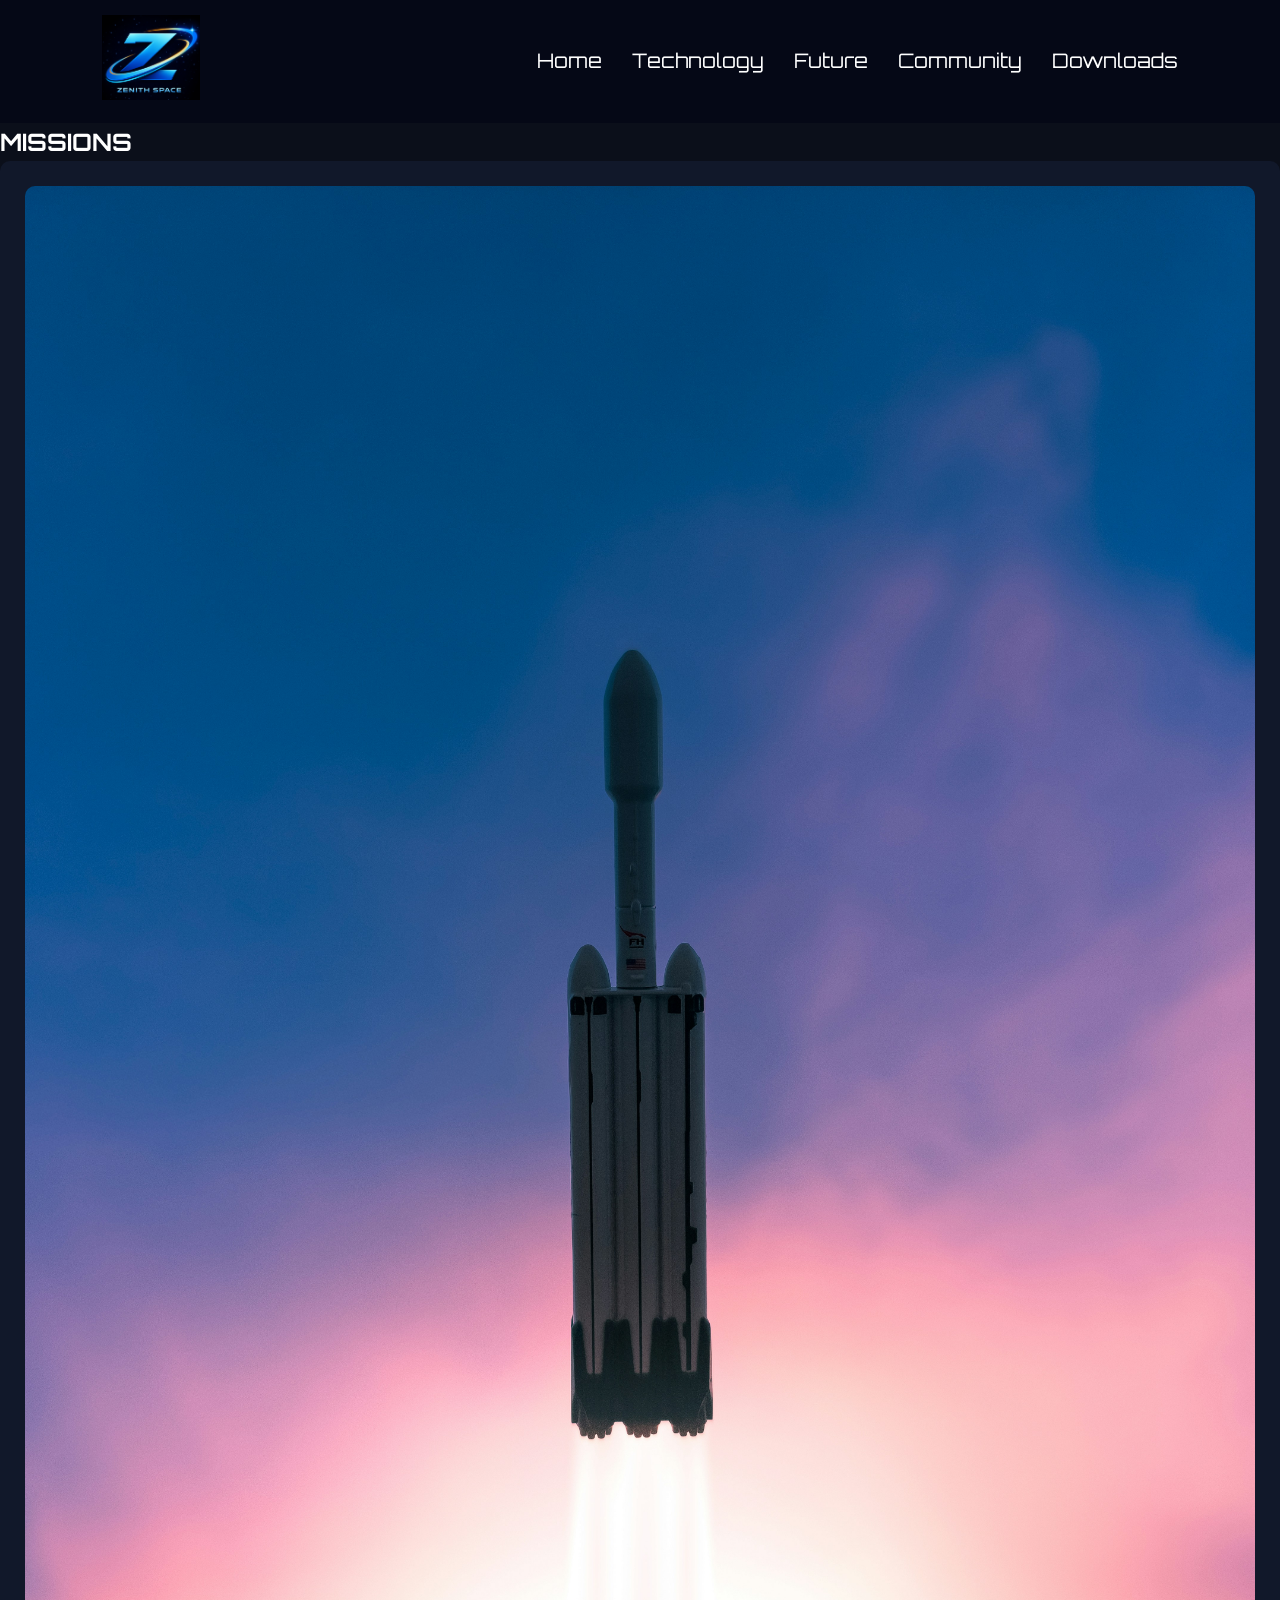
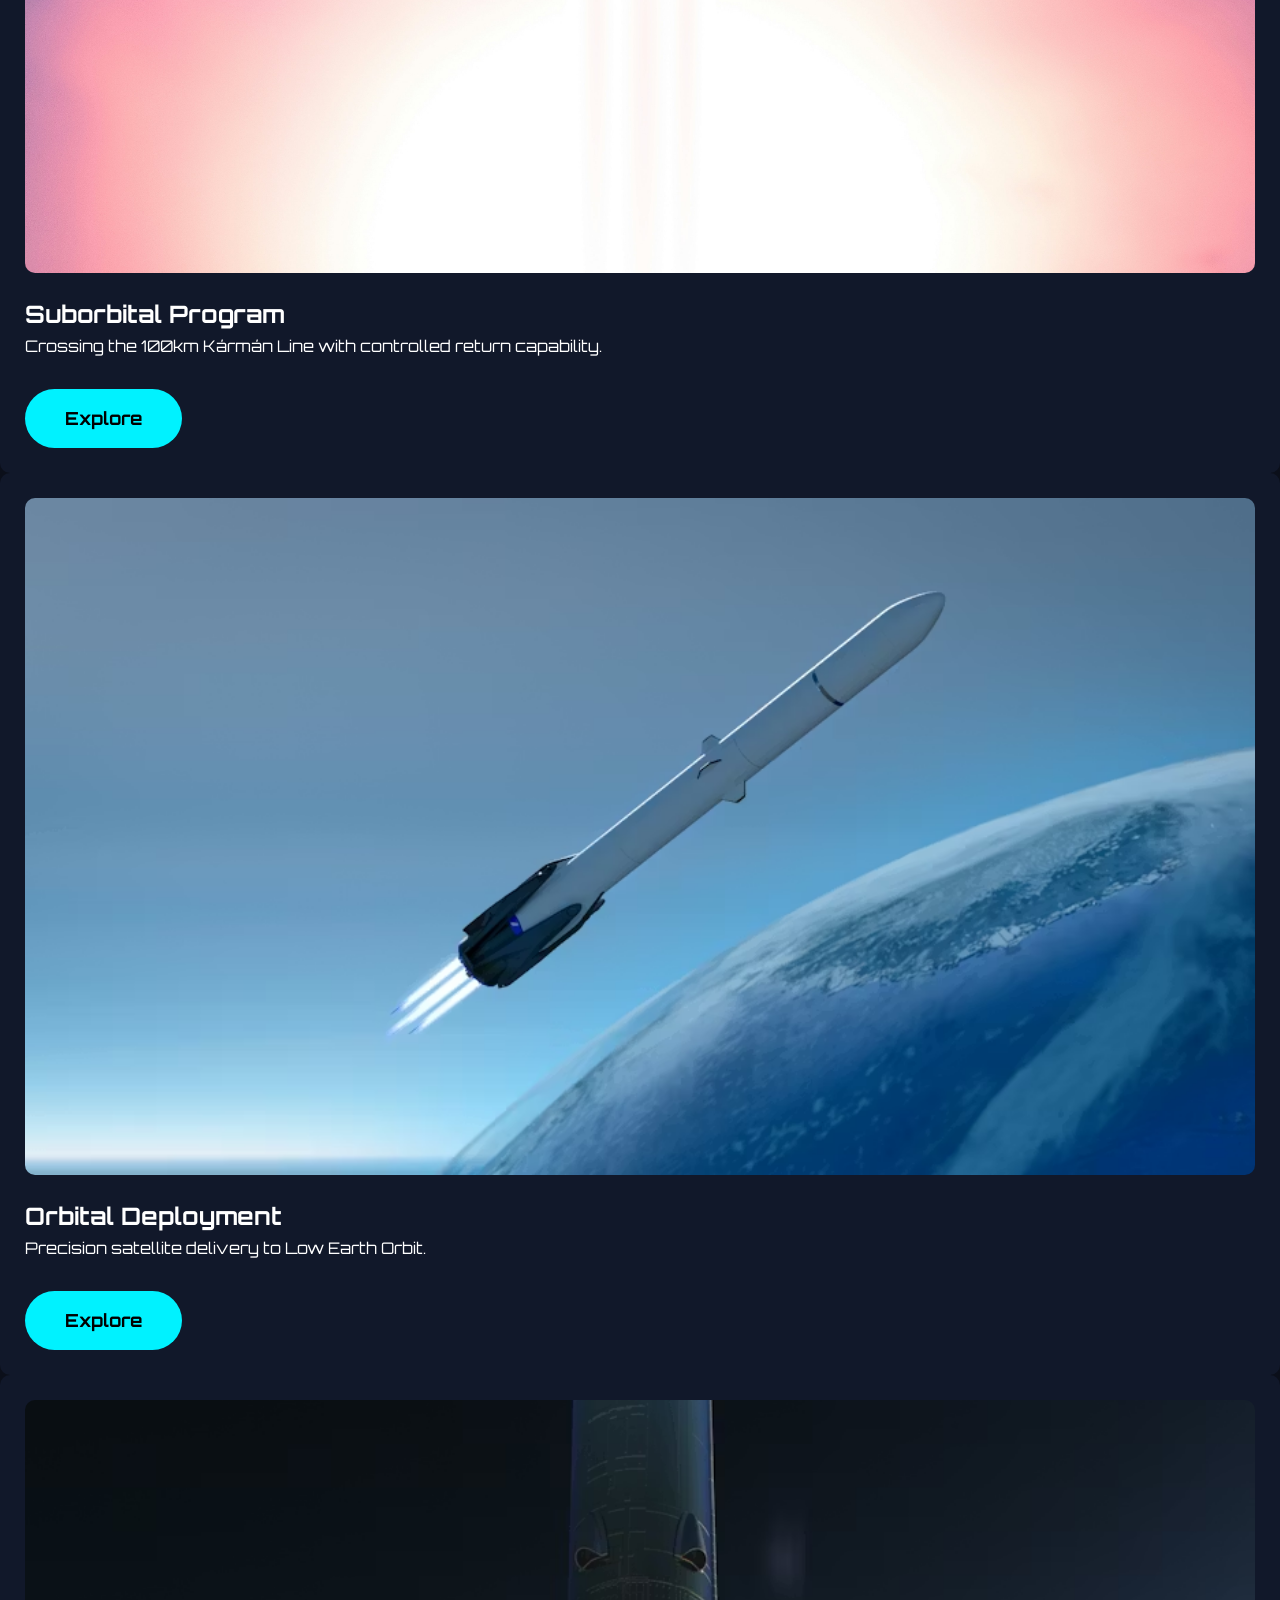
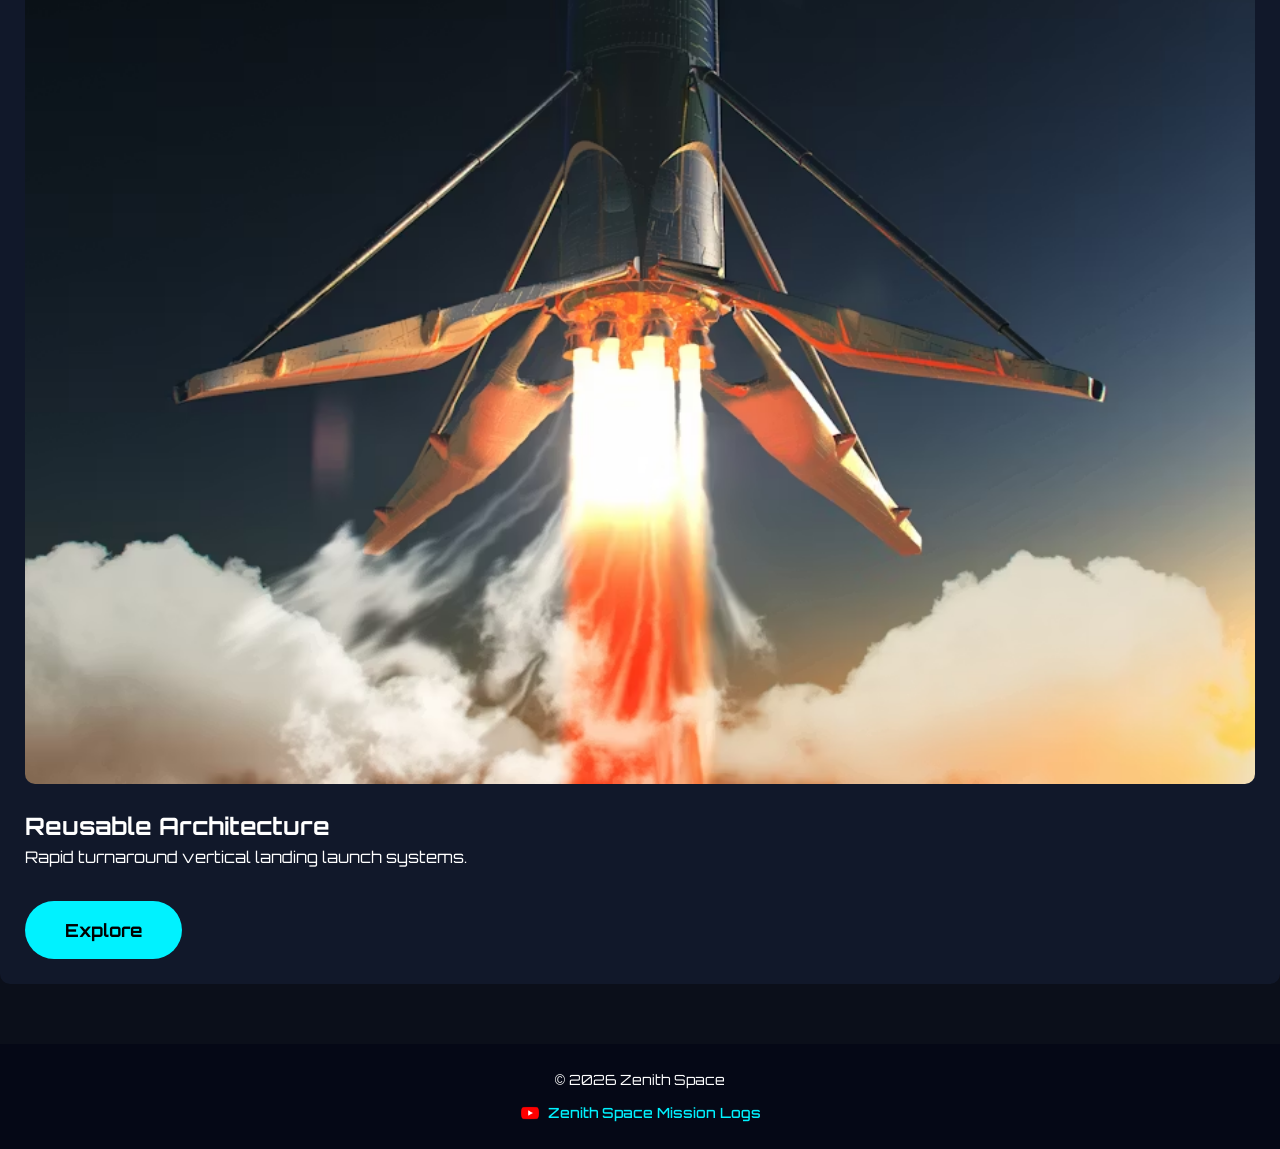
<file: missions.html>
<!DOCTYPE html>
<html>
<head>
<meta charset="UTF-8">
<meta name="viewport" content="width=device-width, initial-scale=1.0">
<title>Zenith Space Missions</title>
<link rel="icon" type="image/png" href="images/favicon2.png">
<link href="https://fonts.googleapis.com/css2?family=Orbitron:wght@400;600;800&display=swap" rel="stylesheet">
<link rel="stylesheet" href="style.css">
</head>
<body>
<nav>
<a href="index.html">
<img src="images/logo2.png" class="logo">
</a>
<ul>
<li><a href="index.html">Home</a></li>
<li><a href="technology.html">Technology</a></li>
<li><a href="future.html">Future</a></li>
<li><a href="investors.html">Community</a></li>
<li><a href="download.html">Downloads</a></li>
</ul>
</nav>

<section class="page-hero fade-in">
<h1>MISSIONS</h1>
</section>

<section class="card-grid fade-in">

<div class="card">
<img src="images/suborbital.jpg">
<h2>Suborbital Program</h2>
<p>Crossing the 100km Kármán Line with controlled return capability.</p>
<a href="mission-suborbital.html" class="invest-btn">Explore</a>
</div>

<div class="card">
<img src="images/mission-orbital.jpg">
<h2>Orbital Deployment</h2>
<p>Precision satellite delivery to Low Earth Orbit.</p>
<a href="mission-orbital.html" class="invest-btn">Explore</a>
</div>

<div class="card">
<img src="images/mission-reusable.jpg">
<h2>Reusable Architecture</h2>
<p>Rapid turnaround vertical landing launch systems.</p>
<a href="mission-reusable.html" class="invest-btn">Explore</a>
</div>

</section>
<footer>
  <p>© 2026 Zenith Space</p>

  <p class="yt-link">
    <img src="images/youtube-icon.png" alt="YouTube">
    <a href="https://youtube.com/@ieshadogra8659" target="_blank">
      Zenith Space Mission Logs
    </a>
  </p>

</footer>

<script src="script.js"></script>
</body>
</html>
</file>
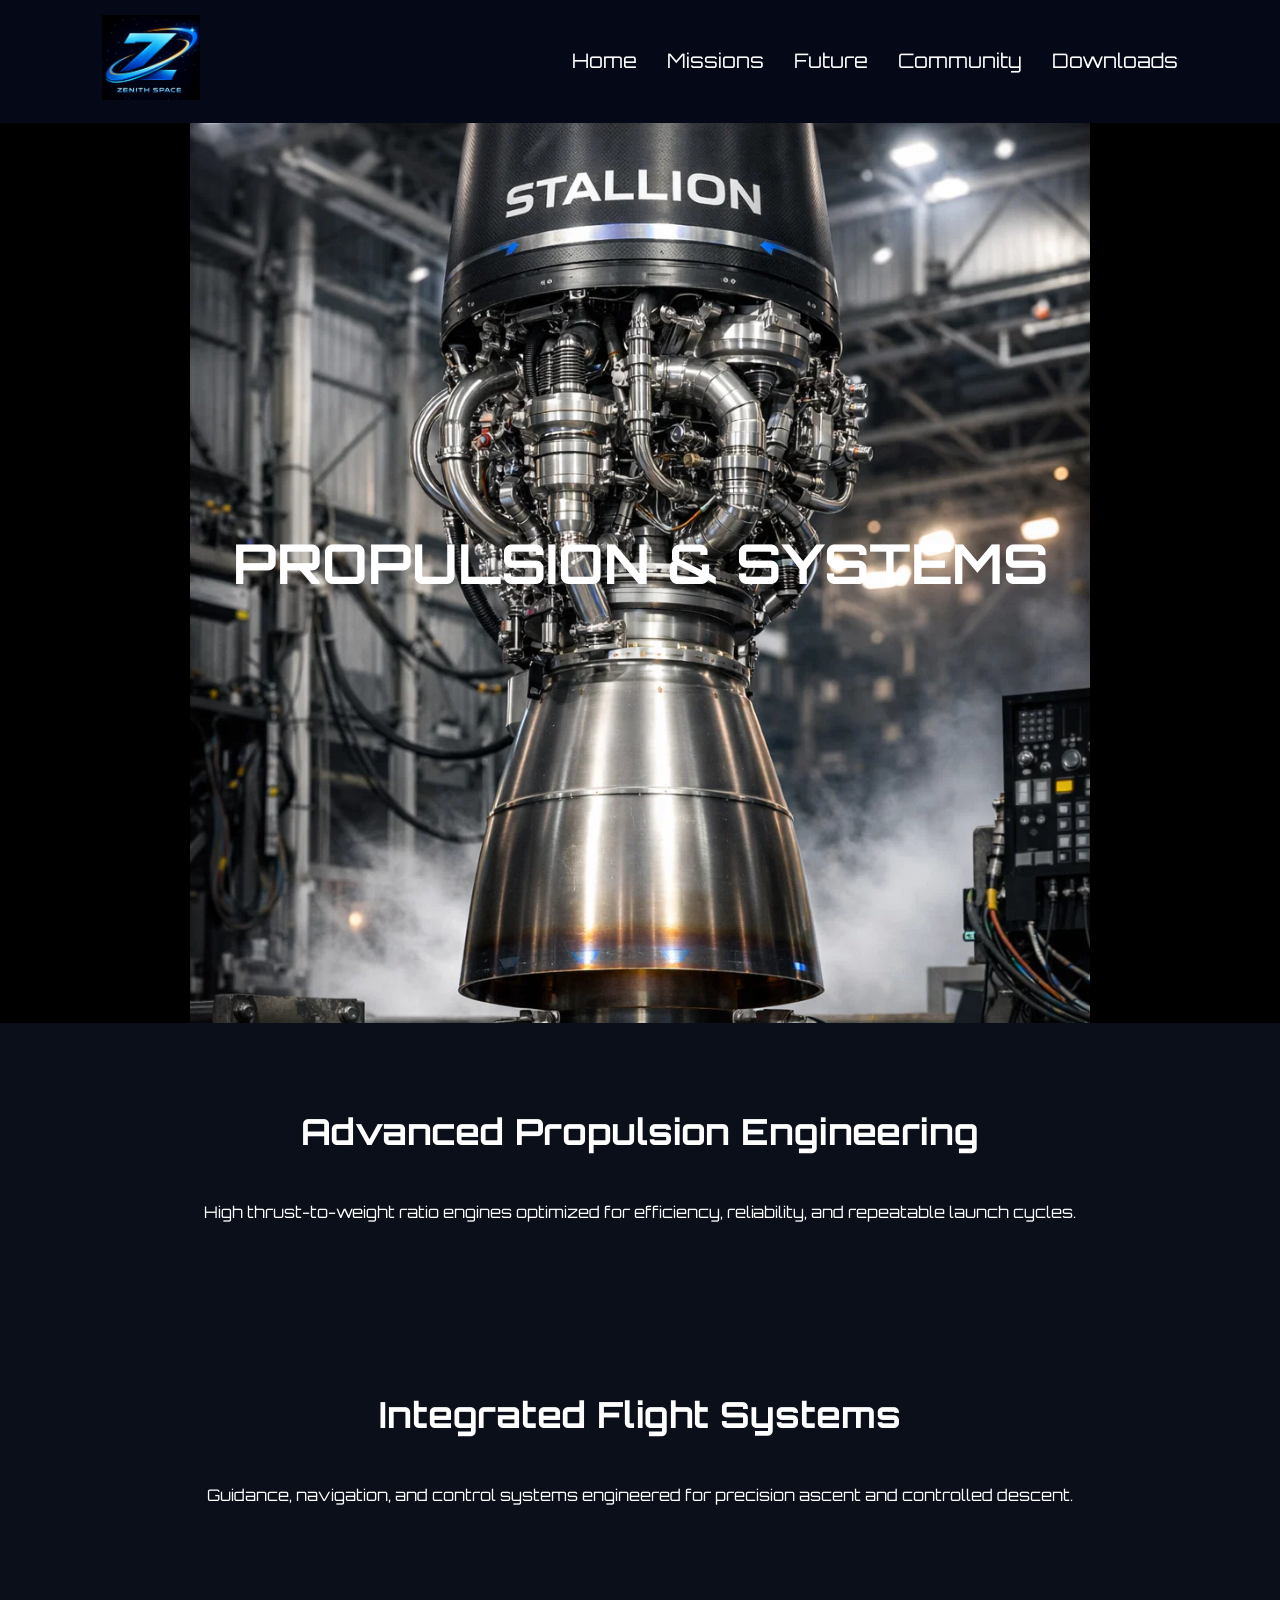
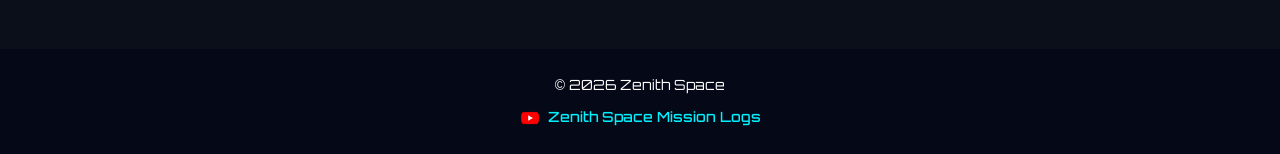
<file: technology.html>
<!DOCTYPE html>
<html>
<head>
<meta charset="UTF-8">
<meta name="viewport" content="width=device-width, initial-scale=1.0">
<title>Technology | ZSI</title>
<link rel="icon" type="image/png" href="images/favicon2.png">
<link href="https://fonts.googleapis.com/css2?family=Orbitron:wght@400;600;800&display=swap" rel="stylesheet">
<link rel="stylesheet" href="style.css">
</head>

<body>

<nav>
<a href="index.html">
<img src="images/logo2.png" class="logo">
</a>
<ul>
<li><a href="index.html">Home</a></li>
<li><a href="missions.html">Missions</a></li>
<li><a href="future.html">Future</a></li>
<li><a href="investors.html">Community</a></li>
<li><a href="download.html">Downloads</a></li>
</ul>
</nav>

<section class="hero small-hero fade-in" style="background-image:url('images/stallion.jpg')">
<div class="overlay">
<h1>PROPULSION & SYSTEMS</h1>
</div>
</section>

<section class="section fade-in">
<h2>Advanced Propulsion Engineering</h2>
<p>
High thrust-to-weight ratio engines optimized for efficiency, reliability,
and repeatable launch cycles.
</p>
</section>

<section class="section fade-in">
<h2>Integrated Flight Systems</h2>
<p>
Guidance, navigation, and control systems engineered for precision ascent
and controlled descent.
</p>
</section>

<footer>
  <p>© 2026 Zenith Space</p>

  <p class="yt-link">
    <img src="images/youtube-icon.png" alt="YouTube">
    <a href="https://youtube.com/@ieshadogra8659" target="_blank">
      Zenith Space Mission Logs
    </a>
  </p>

</footer>

<script src="script.js"></script>
</body>
</html>
</file>
<file: style.css>
/* GOOGLE FONT */
@import url('https://fonts.googleapis.com/css2?family=Orbitron:wght@400;600;800&display=swap');

* {
    margin: 0;
    padding: 0;
    box-sizing: border-box;
}

body {
    font-family: 'Orbitron', sans-serif;
    background-color: #0b0f1a;
    color: white;
    line-height: 1.6;
}

/* NAVBAR */

nav {
    background: #050816;
    display: flex;
    justify-content: space-between;
    align-items: center;
    padding: 15px 8%;
    position: sticky;
    top: 0;
    z-index: 1000;
}

.logo {
    height: 85px;
    transition: 0.3s;
}

nav ul {
    list-style: none;
    display: flex;
    gap: 30px;
}

nav ul li a {
    text-decoration: none;
    color: white;
    font-size: 20px;
    position: relative;
    transition: 0.3s;
}

nav ul li a:hover {
    color: #00f2ff;
    text-shadow: 0 0 10px #00f2ff,
                 0 0 20px #00f2ff,
                 0 0 40px #00f2ff;
}
/* HERO SECTION */

.hero {
    height: 100vh;
    background-size: contain;   /* was cover */
    background-repeat: no-repeat;
    background-position: center;
    background-color: black;
    display: flex;
    justify-content: center;
    align-items: center;
}

.hero h1 {
    font-size: 55px;
    margin-bottom: 20px;
}

.hero p {
    font-size: 18px;
    max-width: 800px;
    margin: auto;
}

/* SECTION */

.section {
    padding: 80px 10%;
    text-align: center;
}

.section h2 {
    font-size: 36px;
    margin-bottom: 40px;
}

/* CARDS */

.cards {
    display: grid;
    grid-template-columns: repeat(auto-fit, minmax(280px, 1fr));
    gap: 30px;
}

.card {
    background: #11182a;
    padding: 25px;
    border-radius: 10px;
    transition: 0.3s;
    text-decoration: none;
    color: white;
}

.card:hover {
    transform: translateY(-8px);
    background: #18223b;
}

.card img {
    width: 100%;
    border-radius: 10px;
    margin-bottom: 15px;
}

/* MISSION PAGE IMAGES */

.mission-img {
    width: 100%;
    margin: 30px 0;
    border-radius: 10px;
}

/* FOOTER */

footer {
    background: #050816;
    text-align: center;
    padding: 25px;
    margin-top: 60px;
    font-size: 14px;
}
/* ============================= */
/* FADE IN ANIMATION (Apple style) */
/* ============================= */

.fade-in {
    opacity: 0;
    transform: translateY(40px);
    transition: opacity 1s ease-out, transform 1s ease-out;
}

.fade-in.appear {
    opacity: 1;
    transform: translateY(0);
}

/* INVEST BUTTON */

.invest-btn {
    display: inline-block;
    margin-top: 30px;
    padding: 15px 40px;
    background: #00f2ff;
    color: black;
    text-decoration: none;
    font-weight: bold;
    font-size: 18px;
    border-radius: 30px;
    transition: 0.3s;
}

.invest-btn:hover {
    transform: scale(1.05);
}

/* FORM STYLING */

.invest-form {
    max-width: 600px;
    margin: 60px auto;
    display: flex;
    flex-direction: column;
    gap: 20px;
}

.invest-form input,
.invest-form textarea {
    padding: 15px;
    font-size: 18px;
    border-radius: 10px;
    border: none;
    outline: none;
}

.invest-form button {
    padding: 15px;
    font-size: 18px;
    background: #00f2ff;
    border: none;
    border-radius: 30px;
    font-weight: bold;
    cursor: pointer;
}
/* ============================= */
/* MOBILE RESPONSIVE FIX */
/* ============================= */

@media (max-width: 768px) {

    /* NAVBAR STACK */
    nav {
        flex-direction: column;
        padding: 15px 5%;
    }

    nav ul {
        flex-direction: column;
        gap: 15px;
        margin-top: 15px;
        align-items: center;
    }

    nav ul li a {
        font-size: 18px;
    }

    .logo {
        height: 65px;
    }

    /* HERO SECTION FIX */
    .hero {
        height: auto;
        padding: 60px 20px;
        text-align: center;
    }

    .hero h1 {
        font-size: 32px;
    }

    .hero p {
        font-size: 16px;
        padding: 0 10px;
    }

    /* SECTION SPACING */
    .section {
        padding: 60px 5%;
    }

    .section h2 {
        font-size: 28px;
    }

    /* CARDS STACK CLEANLY */
    .cards {
        grid-template-columns: 1fr;
    }

    .card {
        padding: 20px;
    }

    /* FORM FIX */
    .invest-form {
        padding: 0 15px;
    }

}
/* ============================= */
/* FUTURE PAGE MOBILE FIX */
/* ============================= */

@media (max-width: 768px) {

  .timeline {
    width: 100%;
    padding: 50px 0;
  }

  .timeline::before {
    left: 50%;
    transform: translateX(-50%);
  }

  .timeline-item {
    width: 100%;
    padding: 0 20px;
    margin-bottom: 80px;
    text-align: center;
  }

  .timeline-item.left,
  .timeline-item.right {
    left: 0 !important;
  }

  .timeline-card {
    width: 100%;
    max-width: 95%;
    margin: 0 auto;
  }

  .timeline-dot {
    left: 50% !important;
    transform: translateX(-50%);
  }

  .timeline-item h3 {
    font-size: 24px;
  }

  .timeline-item p {
    font-size: 16px;
    line-height: 1.6;
  }

}
.yt-link {
  margin-top: 10px;
  display: flex;
  justify-content: center;
  align-items: center;
  gap: 8px;
}

.yt-link img {
  width: 20px;
  height: 20px;
}

.yt-link a {
  color: #00f2ff;
  text-decoration: none;
  font-weight: 500;
}

.yt-link a:hover {
  text-decoration: underline;
}
/* ============================= */
/* POPUP                         */
/* ============================= */

/* BACKDROP */
.popup {
  position: fixed;
  top: 0;
  left: 0;
  width: 100%;
  height: 100%;
  background: rgba(0, 0, 0, 0.65);
  display: flex;
  justify-content: center;
  align-items: center;
  z-index: 9999;
  opacity: 0;
  pointer-events: none;
  transition: opacity 0.5s ease;
}

.popup.show {
  opacity: 1;
  pointer-events: auto;
}

/* POPUP CARD */
.popup-box {
  background: linear-gradient(145deg, #04152e, #06214b);
  padding: 35px 40px 35px;
  border-radius: 18px;
  border: 1px solid #00e5ff;
  text-align: center;
  width: 480px;
  max-width: 92%;
  box-shadow:
    0 0 20px rgba(0, 229, 255, 0.3),
    0 0 50px rgba(0, 229, 255, 0.12);
  transform: scale(0.9);
  transition: transform 0.4s ease;
  font-family: 'Orbitron', sans-serif;
  position: relative;
}

.popup.show .popup-box {
  transform: scale(1);
}

/* CLOSE BUTTON — floats above the box, top-right */
.popup-close {
  position: fixed;
  width: 32px;
  height: 32px;
  display: flex;
  align-items: center;
  justify-content: center;
  background: #04152e;
  border: 1px solid rgba(0, 229, 255, 0.5);
  border-radius: 6px;
  color: rgba(255, 255, 255, 0.7);
  font-size: 14px;
  cursor: pointer;
  transition: all 0.2s ease;
  padding: 0;
  line-height: 1;
  z-index: 10000;
  transform: translate(-50%, -50%);
  /* JS will position this on show */
}

/* Simpler approach — just put it inside popup-box using absolute */
.popup-box .popup-close,
#closePopup {
  position: absolute !important;
  top: 10px !important;
  right: 10px !important;
  width: 28px !important;
  height: 28px !important;
  transform: none !important;
  background: #04152e !important;
  border: 1px solid rgba(0, 229, 255, 0.5) !important;
  border-radius: 6px !important;
  color: rgba(255, 255, 255, 0.7) !important;
  font-size: 13px !important;
  cursor: pointer !important;
  display: flex !important;
  align-items: center !important;
  justify-content: center !important;
  padding: 0 !important;
  z-index: 10000 !important;
  transition: all 0.2s ease !important;
}

#closePopup:hover {
  color: #00e5ff !important;
  border-color: #00e5ff !important;
  background: rgba(0, 229, 255, 0.1) !important;
  box-shadow: 0 0 10px rgba(0, 229, 255, 0.5) !important;
}

/* TITLE */
.popup-box h2 {
  font-family: 'Orbitron', sans-serif;
  font-size: 22px;
  font-weight: 700;
  margin-bottom: 10px;
  letter-spacing: 0.03em;
  color: white;
}

/* DESCRIPTION TEXT */
.popup-box > p,
.popup-box #step-email > p,
.popup-box #step-otp > p {
  font-family: 'Orbitron', sans-serif;
  font-size: 13px;
  color: #cfe9ff;
  margin-bottom: 20px;
  line-height: 1.6;
}

/* INPUTS */
.popup-box input {
  width: 100%;
  padding: 13px 15px;
  border-radius: 8px;
  border: 1px solid #00e5ff;
  background: #021025;
  color: white;
  font-family: 'Orbitron', sans-serif;
  font-size: 13px;
  margin-bottom: 14px;
  outline: none;
  transition: border-color 0.2s, box-shadow 0.2s;
}

.popup-box input:focus {
  border-color: #00f2ff;
  box-shadow: 0 0 8px rgba(0, 242, 255, 0.3);
}

/* ALL BUTTONS INSIDE POPUP */
.popup-box button {
  width: 100%;
  padding: 13px;
  border-radius: 8px;
  border: none;
  background: #00d4ff;
  color: black;
  font-family: 'Orbitron', sans-serif;
  font-weight: 700;
  font-size: 13px;
  letter-spacing: 0.04em;
  cursor: pointer;
  transition: background 0.2s, transform 0.15s;
  margin-bottom: 10px;
  display: block;
}

.popup-box button:hover {
  background: #00b8e0 !important;
  transform: scale(1.02);
}

/* GOOGLE BUTTON */
.google-btn {
  background: white !important;
  color: #222 !important;
  font-weight: 600 !important;
  display: flex !important;
  align-items: center !important;
  justify-content: center !important;
}

.google-btn:hover {
  background: #34d363 !important;
  color: white !important;
  border: 1px solid #34d363 !important;
  box-shadow: 0 0 12px rgba(52, 211, 99, 0.7),
              0 0 25px rgba(52, 211, 99, 0.35) !important;
  transform: scale(1.02) !important;
}

/* BACK BUTTON */
#backBtn {
  background: transparent !important;
  color: #00d4ff !important;
  border: 1px solid #00d4ff !important;
  font-size: 12px !important;
  font-weight: 500 !important;
}

#backBtn:hover {
  background: rgba(0, 212, 255, 0.1) !important;
  transform: none !important;
}

/* OTP hint text */
#otpHint {
  font-size: 12px !important;
  color: #7effa0 !important;
  margin-bottom: 16px !important;
}

/* MESSAGE (success / error) */
#popupMessage {
  font-family: 'Orbitron', sans-serif;
  font-size: 12px;
  margin-top: 8px;
  min-height: 18px;
  letter-spacing: 0.02em;
}

/* FINE PRINT */
#step-email p:last-of-type {
  font-size: 11px !important;
  opacity: 0.55;
  margin-top: 4px;
  margin-bottom: 0;
}
</file>
